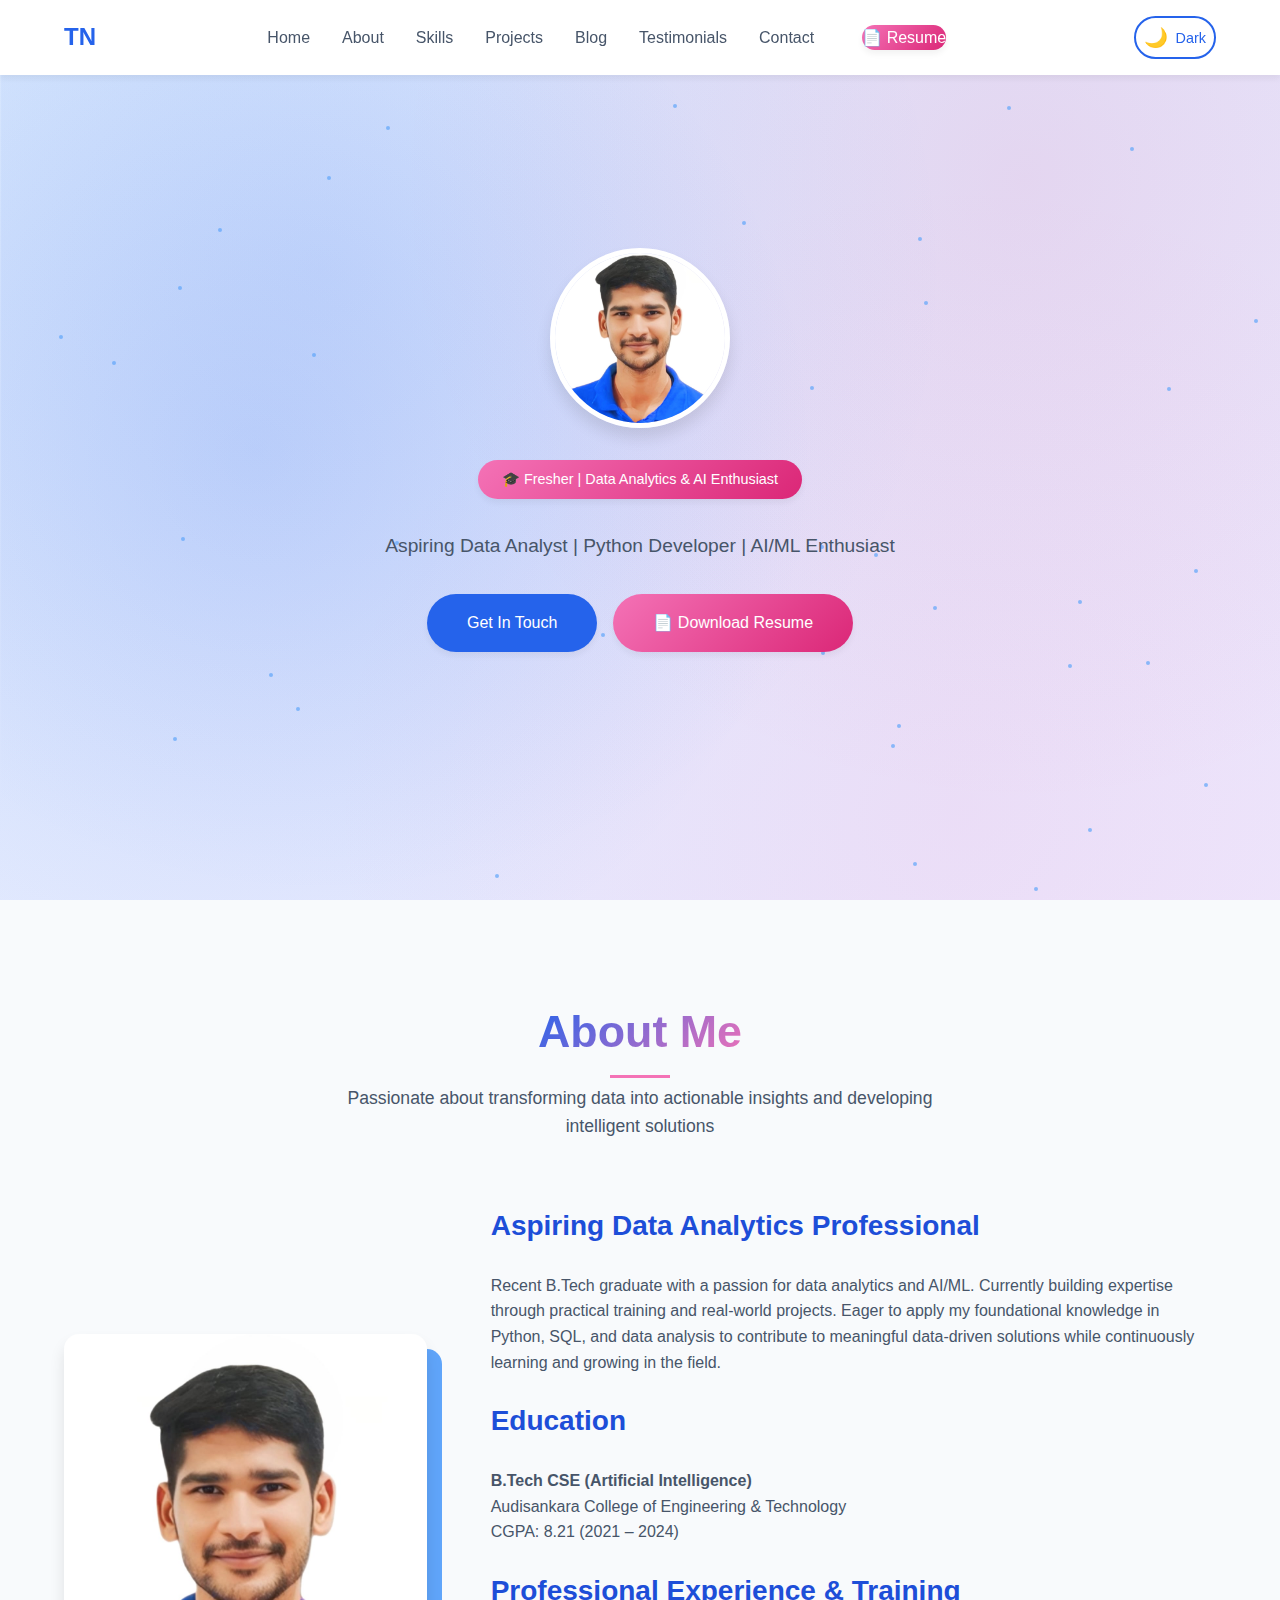
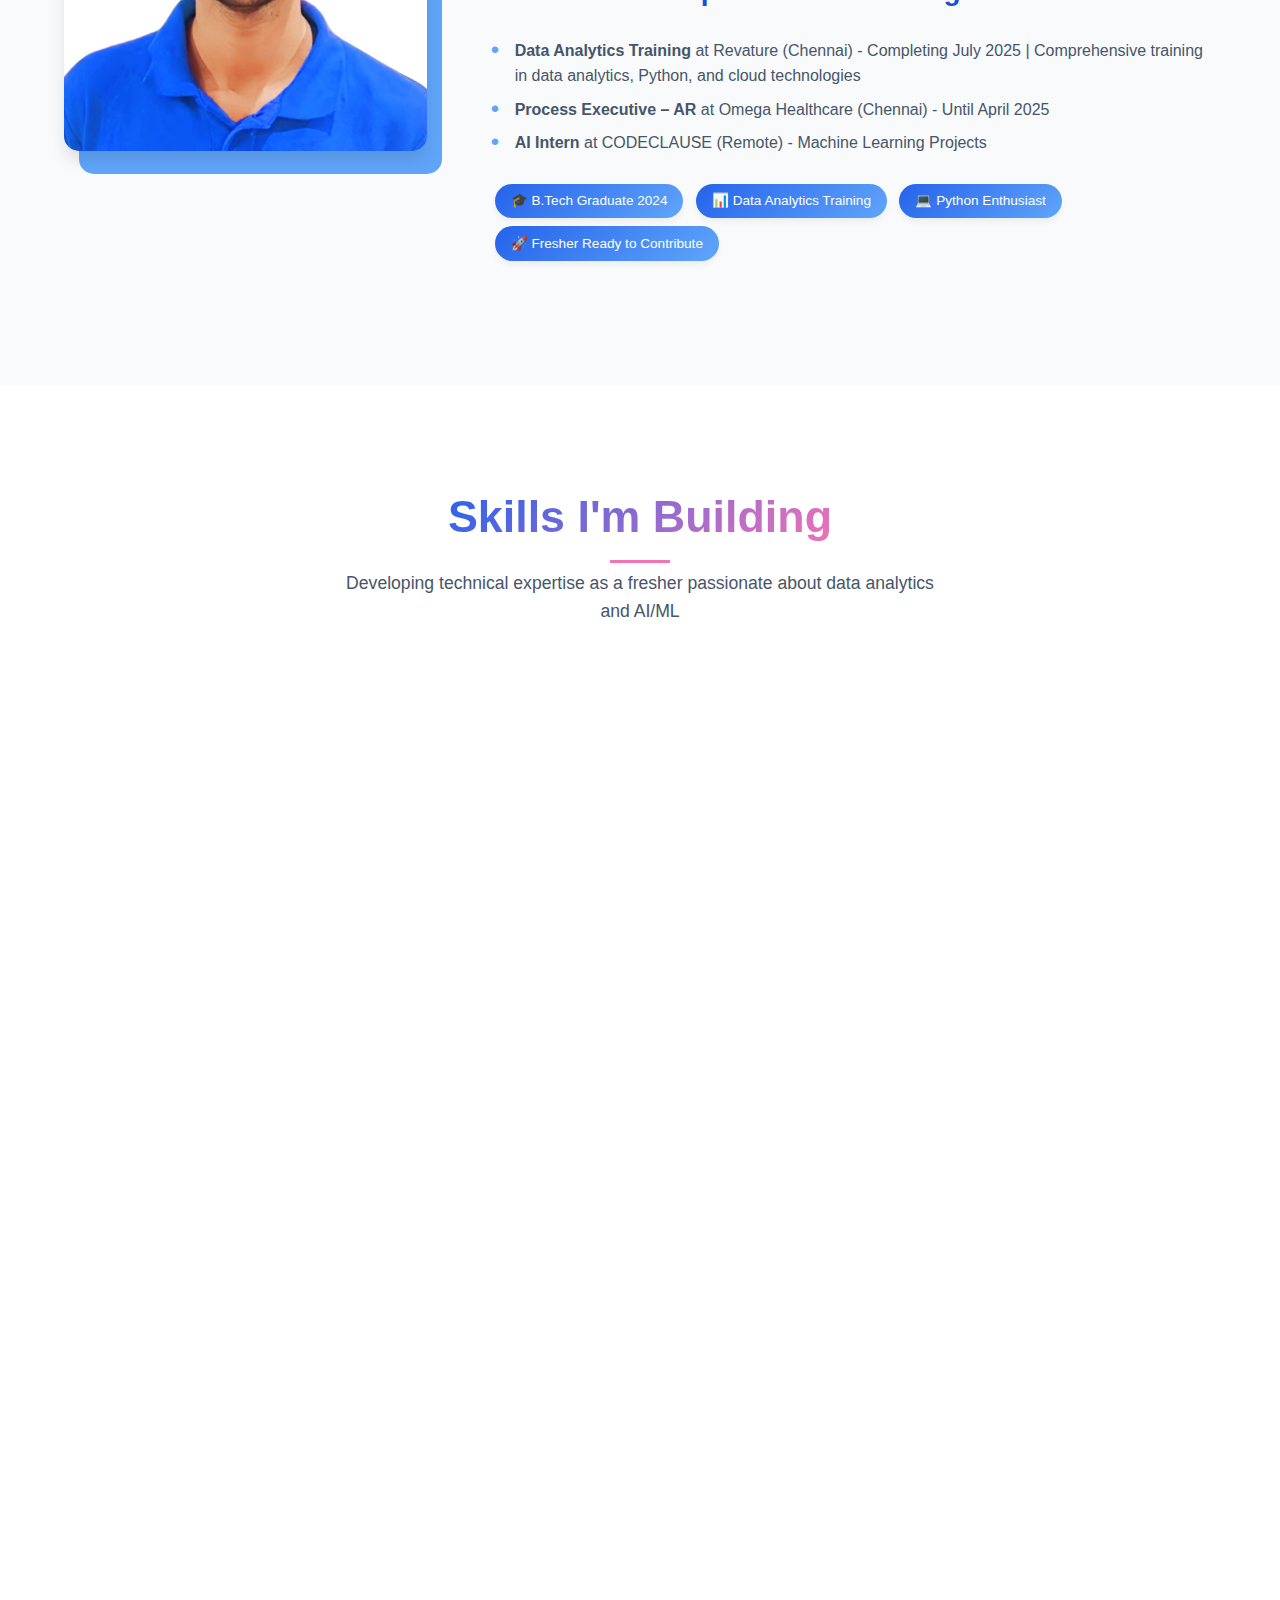
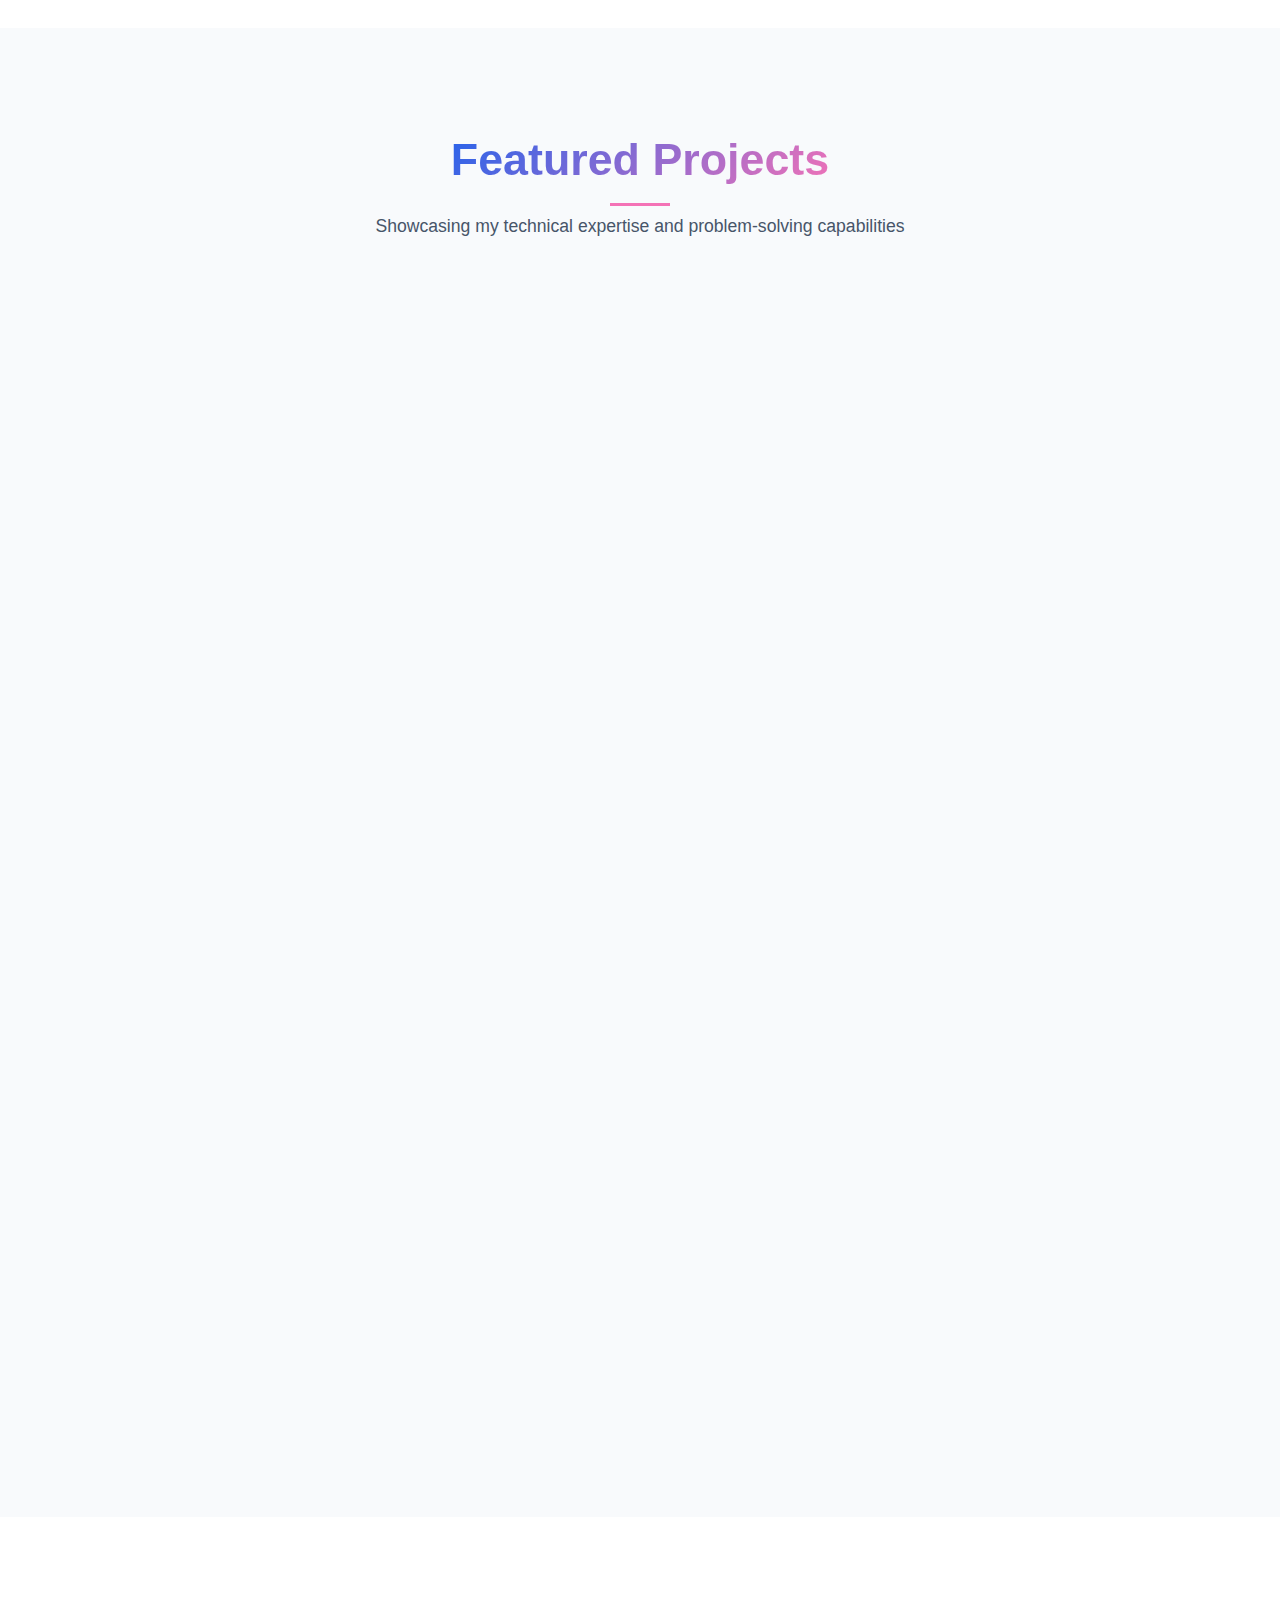
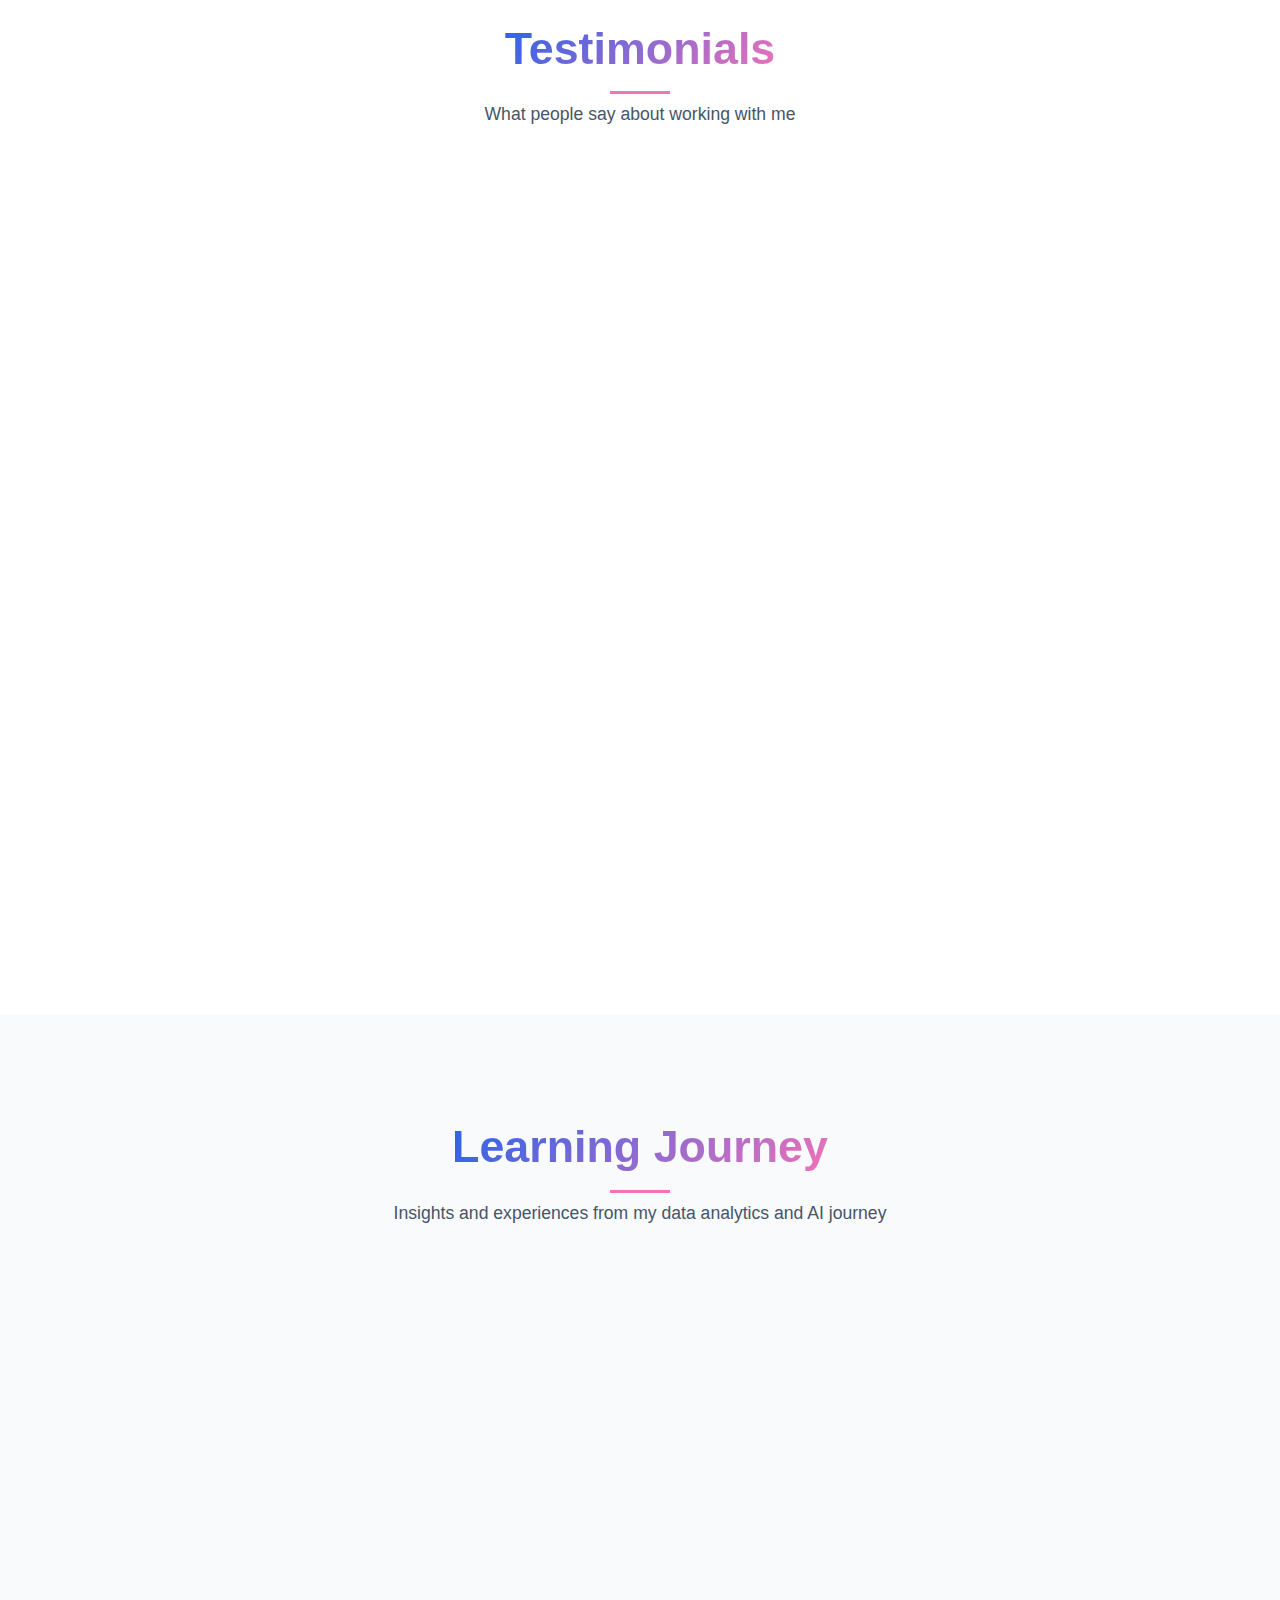
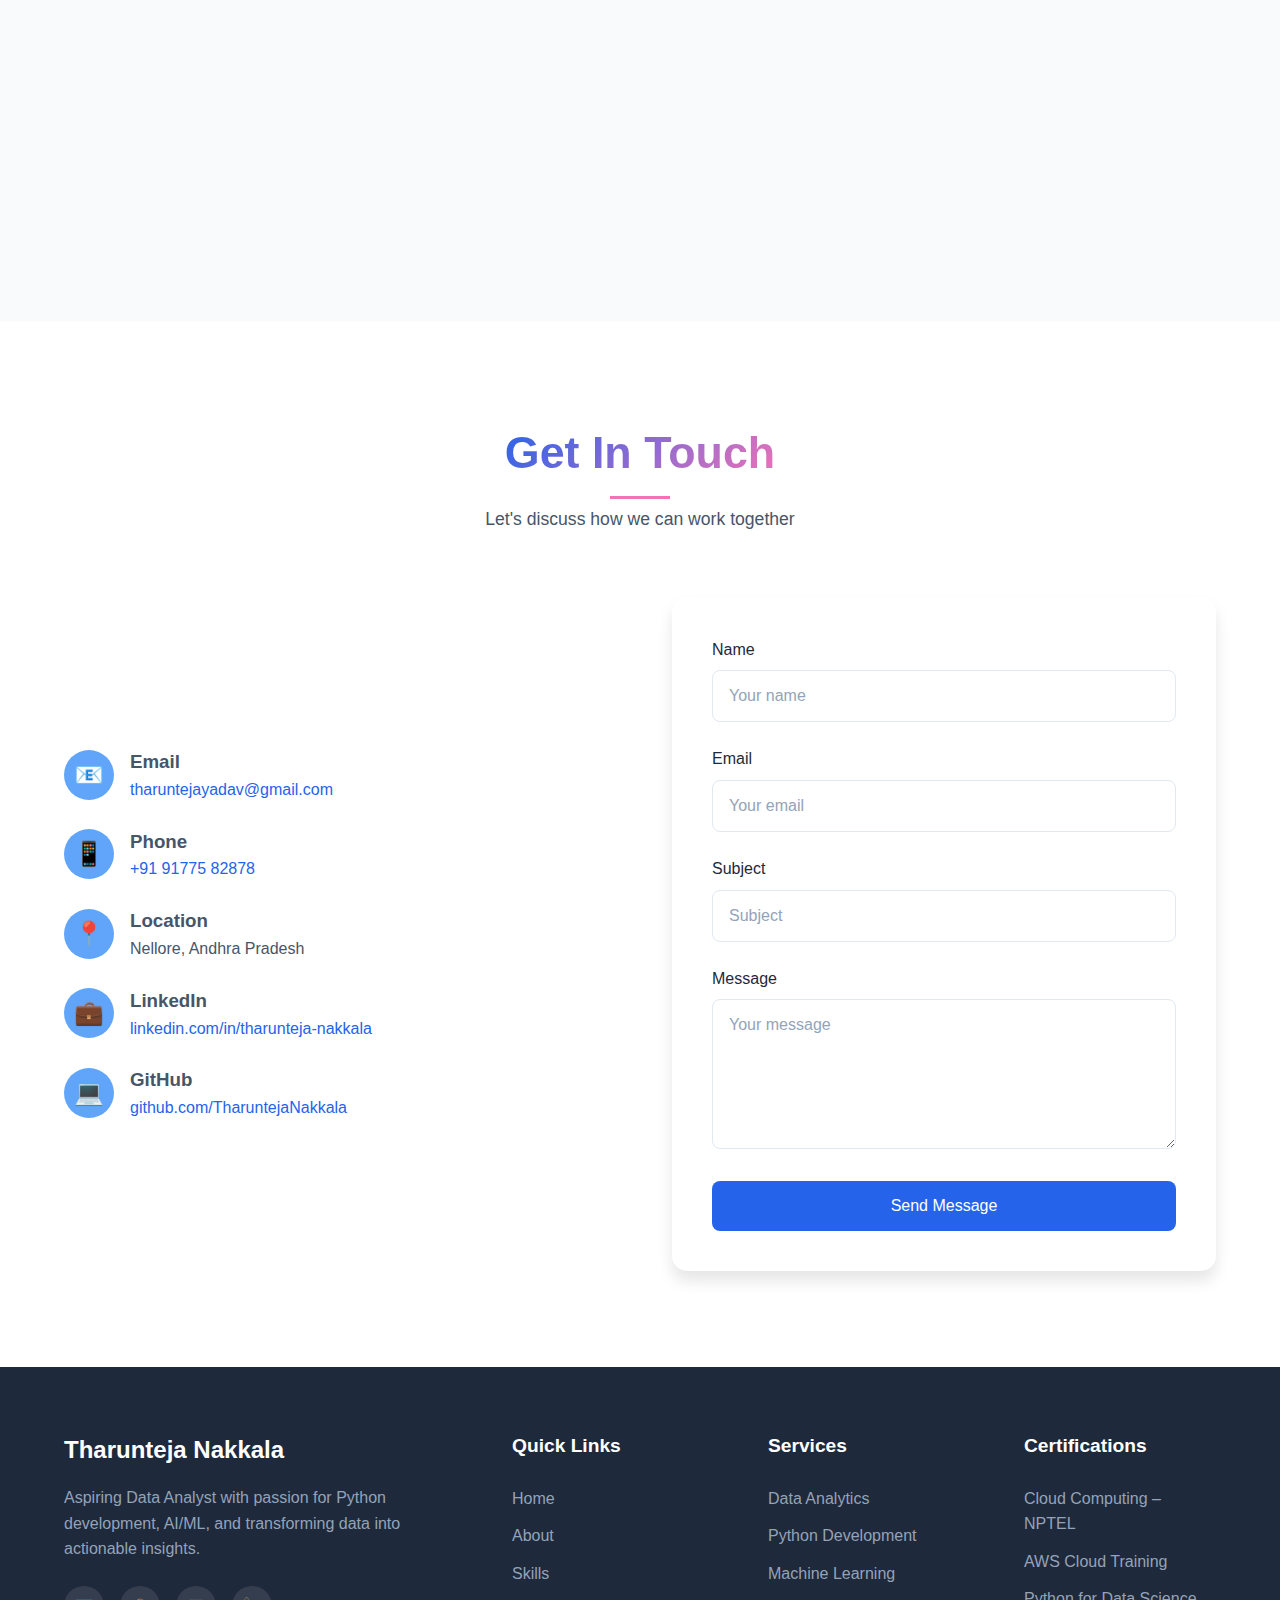
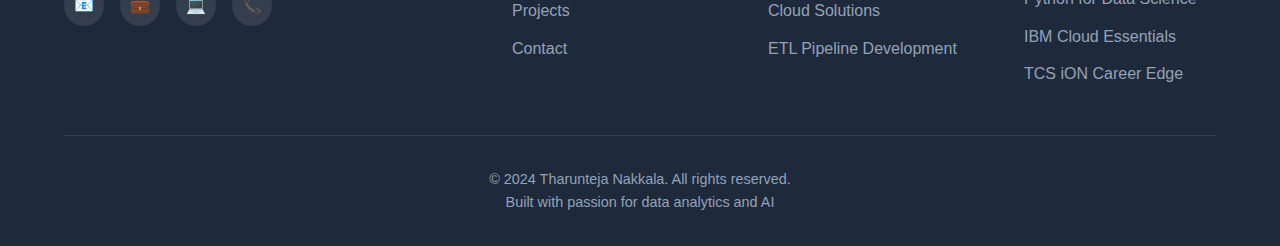
<file: assets/saved_resource.html>
<!DOCTYPE html>
<!-- saved from url=(0088)https://fb853802-a2a6-4faa-ab70-81a823db8e33-%2D1752696000-%2D29bbf5dc.app.yourware.app/ -->
<html lang="en" data-theme="light"><head><meta http-equiv="Content-Type" content="text/html; charset=UTF-8">
    
    <meta name="viewport" content="width=device-width, initial-scale=1.0">
    <title>Tharunteja Nakkala - Data Analytics &amp; AI Professional | Revature Certified</title>
    <link rel="preconnect" href="https://fonts.googleapis.com/">
    <link rel="preconnect" href="https://fonts.gstatic.com/" crossorigin="">
    <link href="./css2" rel="stylesheet">
    <style>
        * {
            margin: 0;
            padding: 0;
            box-sizing: border-box;
        }

        :root {
            /* Light Theme Colors */
            --primary-color: #2563eb;
            --primary-dark: #1d4ed8;
            --primary-light: #60a5fa;
            --accent-color: #f472b6;
            --accent-dark: #db2777;
            
            /* Background colors */
            --bg-light: #f8fafc;
            --bg-white: #ffffff;
            --bg-gradient: linear-gradient(135deg, #dbeafe 0%, #ede9fe 100%);
            
            /* Text colors */
            --text-dark: #1e293b;
            --text-medium: #475569;
            --text-light: #94a3b8;
            
            /* UI colors */
            --border-color: #e2e8f0;
            --shadow-sm: 0 4px 6px rgba(0, 0, 0, 0.05);
            --shadow-md: 0 10px 15px rgba(0, 0, 0, 0.1);
            --shadow-lg: 0 20px 25px rgba(0, 0, 0, 0.15);
        }

        /* Dark Theme */
        [data-theme="dark"] {
            --primary-color: #60a5fa;
            --primary-dark: #3b82f6;
            --primary-light: #93c5fd;
            --accent-color: #f472b6;
            --accent-dark: #ec4899;
            
            /* Dark Background colors */
            --bg-light: #0f172a;
            --bg-white: #1e293b;
            --bg-gradient: linear-gradient(135deg, #1e293b 0%, #334155 100%);
            
            /* Dark Text colors */
            --text-dark: #f1f5f9;
            --text-medium: #cbd5e1;
            --text-light: #94a3b8;
            
            /* Dark UI colors */
            --border-color: #334155;
            --shadow-sm: 0 4px 6px rgba(0, 0, 0, 0.3);
            --shadow-md: 0 10px 15px rgba(0, 0, 0, 0.4);
            --shadow-lg: 0 20px 25px rgba(0, 0, 0, 0.5);
        }

        body {
            font-family: 'Poppins', sans-serif;
            line-height: 1.6;
            color: var(--text-dark);
            background: var(--bg-light);
            overflow-x: hidden;
        }

        .container {
            max-width: 1200px;
            margin: 0 auto;
            padding: 0 1.5rem;
        }

        /* Header & Navigation */
        header {
            position: fixed;
            top: 0;
            width: 100%;
            background: var(--bg-white);
            backdrop-filter: blur(10px);
            z-index: 1000;
            padding: 1rem 0;
            box-shadow: var(--shadow-sm);
            transition: all 0.3s ease;
        }

        header.scrolled {
            box-shadow: var(--shadow-md);
        }

        nav {
            display: flex;
            justify-content: space-between;
            align-items: center;
        }

        .logo {
            font-size: 1.5rem;
            font-weight: 700;
            color: var(--primary-color);
            text-decoration: none;
            transition: all 0.3s ease;
        }

        .logo:hover {
            color: var(--primary-dark);
        }

        .nav-links {
            display: flex;
            list-style: none;
            gap: 2rem;
        }

        .nav-links a {
            text-decoration: none;
            color: var(--text-medium);
            font-weight: 500;
            transition: all 0.3s ease;
            position: relative;
            padding: 0.25rem 0;
        }

        .nav-links a::after {
            content: '';
            position: absolute;
            bottom: -5px;
            left: 0;
            width: 0;
            height: 2px;
            background: var(--primary-color);
            transition: width 0.3s ease;
        }

        .nav-links a:hover {
            color: var(--primary-color);
        }

        .nav-links a:hover::after {
            width: 100%;
        }

        /* Dark Theme Toggle */
        .theme-toggle {
            background: none;
            border: 2px solid var(--primary-color);
            border-radius: 50px;
            padding: 0.5rem;
            cursor: pointer;
            display: flex;
            align-items: center;
            gap: 0.5rem;
            color: var(--primary-color);
            font-size: 0.9rem;
            font-weight: 500;
            transition: all 0.3s ease;
            margin-left: 1rem;
        }

        .theme-toggle:hover {
            background: var(--primary-color);
            color: var(--bg-white);
            transform: scale(1.05);
        }

        .theme-icon {
            font-size: 1.2rem;
            transition: transform 0.3s ease;
        }

        .theme-toggle:hover .theme-icon {
            transform: rotate(20deg);
        }

        /* Resume Download Button */
        .download-resume {
            background: linear-gradient(135deg, var(--accent-color), var(--accent-dark));
            color: white !important;
            padding: 0.5rem 1rem;
            border-radius: 25px;
            text-decoration: none;
            font-weight: 500;
            transition: all 0.3s ease;
            box-shadow: var(--shadow-sm);
            margin-left: 1rem;
        }

        .download-resume:hover {
            transform: translateY(-2px);
            box-shadow: var(--shadow-md);
            background: linear-gradient(135deg, var(--accent-dark), var(--accent-color));
        }

        /* Mobile Navigation */
        .mobile-menu {
            display: none;
            cursor: pointer;
            margin-left: 1rem;
        }

        .mobile-menu span {
            display: block;
            width: 25px;
            height: 3px;
            background: var(--text-dark);
            margin: 5px 0;
            transition: all 0.3s ease;
        }

        .mobile-nav {
            position: fixed;
            top: 0;
            left: 0;
            width: 100%;
            height: 100vh;
            background: var(--bg-white);
            z-index: 999;
            display: flex;
            flex-direction: column;
            justify-content: center;
            align-items: center;
            transform: translateY(-100%);
            transition: transform 0.5s ease;
        }

        .mobile-nav.active {
            transform: translateY(0);
        }

        .mobile-nav .nav-links {
            flex-direction: column;
            align-items: center;
            gap: 2rem;
        }

        .mobile-nav .nav-links a {
            font-size: 1.5rem;
        }

        .close-menu {
            position: absolute;
            top: 2rem;
            right: 2rem;
            cursor: pointer;
            font-size: 2rem;
            color: var(--text-dark);
        }

        /* Hero Section */
        .hero {
            min-height: 100vh;
            display: flex;
            align-items: center;
            background: var(--bg-gradient);
            position: relative;
            overflow: hidden;
            padding: 5rem 0;
        }

        .hero .parallax-bg {
            position: absolute;
            top: 0;
            left: 0;
            width: 100%;
            height: 120%;
            background: 
                radial-gradient(circle at 25% 25%, rgba(37, 99, 235, 0.1) 0%, transparent 50%),
                radial-gradient(circle at 75% 75%, rgba(244, 114, 182, 0.1) 0%, transparent 50%);
            animation: parallaxFloat 20s ease-in-out infinite;
            z-index: 0;
        }

        .hero::before {
            content: '';
            position: absolute;
            top: 0;
            left: 0;
            width: 100%;
            height: 100%;
            background: 
                radial-gradient(circle at 20% 50%, rgba(37, 99, 235, 0.15) 0%, transparent 50%),
                radial-gradient(circle at 80% 20%, rgba(219, 39, 119, 0.1) 0%, transparent 50%);
            z-index: 1;
        }

        .hero-content {
            position: relative;
            z-index: 3;
            display: flex;
            flex-direction: column;
            align-items: center;
            text-align: center;
            max-width: 800px;
            margin: 0 auto;
            animation: fadeInUp 1s ease-out;
        }

        @keyframes fadeInUp {
            from {
                opacity: 0;
                transform: translateY(30px);
            }
            to {
                opacity: 1;
                transform: translateY(0);
            }
        }

        .profile-image {
            width: 180px;
            height: 180px;
            border-radius: 50%;
            object-fit: cover;
            border: 5px solid var(--bg-white);
            box-shadow: var(--shadow-md);
            margin-bottom: 2rem;
            animation: floatAnimation 4s ease-in-out infinite;
        }

        @keyframes floatAnimation {
            0%, 100% { transform: translateY(0); }
            50% { transform: translateY(-10px); }
        }

        .hero h1 {
            font-size: 3.5rem;
            font-weight: 700;
            margin-bottom: 1rem;
            color: var(--primary-color);
            animation: fadeInUp 1.2s ease-out;
        }

        .hero p {
            font-size: 1.2rem;
            margin-bottom: 2rem;
            color: var(--text-medium);
            animation: fadeInUp 1.4s ease-out;
        }

        .status-badge {
            display: inline-block;
            background: linear-gradient(135deg, var(--accent-color), var(--accent-dark));
            color: white;
            padding: 0.5rem 1.5rem;
            border-radius: 25px;
            font-size: 0.9rem;
            font-weight: 500;
            margin-bottom: 1rem;
            animation: fadeInUp 1s ease-out;
            box-shadow: var(--shadow-sm);
        }

        .cta-button {
            display: inline-block;
            padding: 1rem 2.5rem;
            background: var(--primary-color);
            color: white;
            text-decoration: none;
            border-radius: 50px;
            font-weight: 500;
            transition: all 0.3s ease;
            box-shadow: var(--shadow-sm);
            animation: fadeInUp 1.6s ease-out;
            position: relative;
            overflow: hidden;
        }

        .cta-button::before {
            content: '';
            position: absolute;
            top: 0;
            left: 0;
            width: 100%;
            height: 100%;
            background: rgba(255, 255, 255, 0.1);
            transform: translateX(-100%);
            transition: transform 0.3s ease;
        }

        .cta-button:hover {
            background: var(--primary-dark);
            transform: translateY(-3px);
            box-shadow: var(--shadow-md);
        }

        .cta-button:hover::before {
            transform: translateX(0);
        }

        /* Section Styling */
        .section {
            padding: 6rem 0;
            position: relative;
            min-height: auto;
        }

        .section:nth-child(even) {
            background: var(--bg-white);
        }

        /* Ensure sections are visible by default - override JS animations */
        .section {
            opacity: 1 !important;
            transform: translateY(0) !important;
        }

        .section-header {
            text-align: center;
            margin-bottom: 4rem;
        }

        .section-title {
            font-size: 2.8rem;
            font-weight: 700;
            color: var(--primary-color);
            margin-bottom: 1rem;
            position: relative;
            display: inline-block;
            background: linear-gradient(135deg, var(--primary-color), var(--accent-color));
            -webkit-background-clip: text;
            -webkit-text-fill-color: transparent;
            background-clip: text;
        }

        .section-title::after {
            content: '';
            position: absolute;
            bottom: -10px;
            left: 50%;
            transform: translateX(-50%);
            width: 60px;
            height: 3px;
            background: var(--accent-color);
        }

        .section-subtitle {
            font-size: 1.1rem;
            color: var(--text-medium);
            max-width: 600px;
            margin: 0 auto;
        }

        /* About Section */
        .about-container {
            display: grid;
            grid-template-columns: 1fr 2fr;
            gap: 4rem;
            align-items: center;
        }

        .about-image-container {
            position: relative;
        }

        .about-image {
            width: 100%;
            border-radius: 15px;
            box-shadow: var(--shadow-md);
            position: relative;
            z-index: 2;
        }

        .about-image-bg {
            position: absolute;
            width: 100%;
            height: 100%;
            background: var(--primary-light);
            border-radius: 15px;
            top: 15px;
            left: 15px;
            z-index: 1;
        }

        .about-content h3 {
            font-size: 1.75rem;
            font-weight: 600;
            color: var(--primary-dark);
            margin-bottom: 1.5rem;
        }

        .about-content p {
            margin-bottom: 1.5rem;
            color: var(--text-medium);
        }

        .about-stats {
            display: grid;
            grid-template-columns: repeat(auto-fit, minmax(150px, 1fr));
            gap: 1.5rem;
            margin-top: 2.5rem;
        }

        .stat-item {
            text-align: center;
            padding: 1.5rem;
            border-radius: 10px;
            background: var(--bg-white);
            box-shadow: var(--shadow-sm);
            transition: all 0.3s ease;
        }

        .stat-item:hover {
            transform: translateY(-5px);
            box-shadow: var(--shadow-md);
        }

        .stat-number {
            font-size: 2.5rem;
            font-weight: 700;
            color: var(--primary-color);
            margin-bottom: 0.5rem;
        }

        .cert-badge {
            display: inline-block;
            background: linear-gradient(135deg, var(--primary-color), var(--primary-light));
            color: white;
            padding: 0.4rem 1rem;
            border-radius: 20px;
            font-size: 0.85rem;
            font-weight: 500;
            margin: 0.25rem;
            box-shadow: var(--shadow-sm);
            transition: all 0.3s ease;
        }

        .cert-badge:hover {
            transform: scale(1.05);
            box-shadow: var(--shadow-md);
        }

        .stat-title {
            font-size: 0.9rem;
            color: var(--text-medium);
            font-weight: 500;
        }

        /* Skills Section */
        .skills-container {
            display: grid;
            grid-template-columns: repeat(auto-fill, minmax(250px, 1fr));
            gap: 2rem;
        }

        .skill-card {
            background: var(--bg-white);
            border-radius: 15px;
            padding: 2rem;
            box-shadow: var(--shadow-sm);
            transition: all 0.3s ease;
            position: relative;
            overflow: hidden;
        }

        .skill-card::before {
            content: '';
            position: absolute;
            top: 0;
            left: 0;
            width: 5px;
            height: 100%;
            background: var(--primary-color);
            transition: all 0.3s ease;
        }

        .skill-card:hover {
            transform: translateY(-10px);
            box-shadow: var(--shadow-md);
        }

        .skill-card:hover::before {
            width: 10px;
        }

        .skill-icon {
            font-size: 2.5rem;
            margin-bottom: 1.5rem;
            color: var(--primary-color);
        }

        .skill-title {
            font-size: 1.25rem;
            font-weight: 600;
            margin-bottom: 1rem;
            color: var(--text-dark);
        }

        .skill-list {
            list-style: none;
        }

        .skill-list li {
            margin-bottom: 0.5rem;
            color: var(--text-medium);
            position: relative;
            padding-left: 1.5rem;
        }

        .skill-list li::before {
            content: '•';
            position: absolute;
            left: 0;
            color: var(--primary-light);
            font-size: 1.5rem;
            line-height: 1;
        }

        .skill-progress {
            margin-top: 1rem;
            background: var(--bg-light);
            border-radius: 10px;
            height: 8px;
            overflow: hidden;
        }

        .progress-bar {
            height: 100%;
            background: linear-gradient(90deg, var(--primary-color), var(--primary-light));
            border-radius: 10px;
            transition: width 1s ease-in-out;
            animation: progressAnimation 2s ease-in-out;
        }

        @keyframes progressAnimation {
            0% { width: 0%; }
            100% { width: var(--final-width); }
        }

        /* Enhanced Animations */
        @keyframes slideInLeft {
            from {
                opacity: 0;
                transform: translateX(-50px);
            }
            to {
                opacity: 1;
                transform: translateX(0);
            }
        }

        @keyframes slideInRight {
            from {
                opacity: 0;
                transform: translateX(50px);
            }
            to {
                opacity: 1;
                transform: translateX(0);
            }
        }

        @keyframes scaleIn {
            from {
                opacity: 0;
                transform: scale(0.8);
            }
            to {
                opacity: 1;
                transform: scale(1);
            }
        }

        @keyframes pulse {
            0%, 100% {
                transform: scale(1);
            }
            50% {
                transform: scale(1.05);
            }
        }

        /* Hover Enhancements */
        .skill-card:hover {
            transform: translateY(-10px) scale(1.02);
            box-shadow: var(--shadow-lg);
            animation: pulse 2s infinite;
        }

        .project-card:hover {
            transform: translateY(-15px) rotateY(5deg);
            box-shadow: var(--shadow-lg);
        }

        .cta-button:hover {
            background: var(--primary-dark);
            transform: translateY(-3px) scale(1.05);
            box-shadow: var(--shadow-lg);
        }

        /* Gradient Text Effects */
        .gradient-text {
            background: linear-gradient(135deg, var(--primary-color), var(--accent-color));
            -webkit-background-clip: text;
            -webkit-text-fill-color: transparent;
            background-clip: text;
        }

        /* Parallax Background */
        .parallax-bg {
            position: absolute;
            top: 0;
            left: 0;
            width: 100%;
            height: 120%;
            background: 
                radial-gradient(circle at 25% 25%, rgba(37, 99, 235, 0.1) 0%, transparent 50%),
                radial-gradient(circle at 75% 75%, rgba(244, 114, 182, 0.1) 0%, transparent 50%);
            animation: parallaxFloat 20s ease-in-out infinite;
            z-index: -1;
        }

        @keyframes parallaxFloat {
            0%, 100% {
                transform: translateY(0) rotate(0deg);
            }
            33% {
                transform: translateY(-20px) rotate(2deg);
            }
            66% {
                transform: translateY(-10px) rotate(-1deg);
            }
        }

        /* Interactive particles background */
        .particles {
            position: absolute;
            width: 100%;
            height: 100%;
            overflow: hidden;
            z-index: 1;
        }

        .particle {
            position: absolute;
            width: 4px;
            height: 4px;
            background: var(--primary-light);
            border-radius: 50%;
            opacity: 0.7;
            animation: float 6s ease-in-out infinite;
        }

        @keyframes float {
            0%, 100% {
                transform: translateY(0) rotate(0deg);
                opacity: 0.7;
            }
            50% {
                transform: translateY(-20px) rotate(180deg);
                opacity: 1;
            }
        }

        /* Projects Section */
        .projects-grid {
            display: grid;
            grid-template-columns: repeat(auto-fill, minmax(300px, 1fr));
            gap: 2rem;
        }

        .project-card {
            background: var(--bg-white);
            border-radius: 15px;
            overflow: hidden;
            box-shadow: var(--shadow-sm);
            transition: all 0.3s ease;
            height: 100%;
            display: flex;
            flex-direction: column;
        }

        .project-card:hover {
            transform: translateY(-10px);
            box-shadow: var(--shadow-md);
        }

        .project-image {
            width: 100%;
            height: 200px;
            background: var(--primary-light);
            position: relative;
            overflow: hidden;
            background-size: cover;
            background-position: center;
            background-repeat: no-repeat;
        }

        .project-image::after {
            content: '';
            position: absolute;
            top: 0;
            left: 0;
            width: 100%;
            height: 100%;
            background: linear-gradient(45deg, rgba(37, 99, 235, 0.8), rgba(37, 99, 235, 0.6));
            opacity: 0;
            transition: opacity 0.3s ease;
        }

        .project-card:hover .project-image::after {
            opacity: 1;
        }

        .project-content {
            padding: 1.5rem;
            flex-grow: 1;
            display: flex;
            flex-direction: column;
        }

        .project-tags {
            display: flex;
            flex-wrap: wrap;
            gap: 0.5rem;
            margin-bottom: 1rem;
        }

        .project-tag {
            background: var(--bg-light);
            color: var(--primary-color);
            padding: 0.25rem 0.75rem;
            border-radius: 20px;
            font-size: 0.75rem;
            font-weight: 500;
        }

        .project-title {
            font-size: 1.25rem;
            font-weight: 600;
            margin-bottom: 1rem;
            color: var(--text-dark);
        }

        .project-description {
            color: var(--text-medium);
            margin-bottom: 1.5rem;
            flex-grow: 1;
        }

        .project-links {
            display: flex;
            gap: 1rem;
            margin-top: auto;
        }

        .project-link {
            padding: 0.5rem 1rem;
            background: var(--primary-color);
            color: white;
            border-radius: 5px;
            text-decoration: none;
            font-size: 0.9rem;
            font-weight: 500;
            transition: all 0.3s ease;
        }

        .project-link:hover {
            background: var(--primary-dark);
        }

        /* Testimonials Section */
        .testimonials-container {
            max-width: 900px;
            margin: 0 auto;
        }

        .testimonial-item {
            background: var(--bg-white);
            border-radius: 15px;
            padding: 2.5rem;
            box-shadow: var(--shadow-sm);
            margin-bottom: 2rem;
            position: relative;
        }

        .testimonial-item::before {
            content: '"';
            position: absolute;
            top: 20px;
            left: 20px;
            font-size: 5rem;
            line-height: 1;
            font-family: serif;
            color: var(--primary-light);
            opacity: 0.2;
        }

        .testimonial-content {
            position: relative;
            z-index: 2;
        }

        .testimonial-text {
            font-size: 1.1rem;
            color: var(--text-medium);
            font-style: italic;
            margin-bottom: 1.5rem;
        }

        .testimonial-author {
            display: flex;
            align-items: center;
        }

        .testimonial-author-image {
            width: 50px;
            height: 50px;
            border-radius: 50%;
            margin-right: 1rem;
            background: var(--primary-light);
        }

        .testimonial-author-name {
            font-weight: 600;
            color: var(--text-dark);
        }

        .testimonial-author-role {
            font-size: 0.9rem;
            color: var(--text-light);
        }

        /* Blog Section */
        .blog-grid {
            display: grid;
            grid-template-columns: repeat(auto-fill, minmax(300px, 1fr));
            gap: 2rem;
        }

        .blog-card {
            background: var(--bg-white);
            border-radius: 15px;
            overflow: hidden;
            box-shadow: var(--shadow-sm);
            transition: all 0.3s ease;
            height: 100%;
            display: flex;
            flex-direction: column;
        }

        .blog-card:hover {
            transform: translateY(-10px);
            box-shadow: var(--shadow-md);
        }

        .blog-image {
            width: 100%;
            height: 200px;
            background: var(--primary-light);
            position: relative;
            overflow: hidden;
            background-size: cover;
            background-position: center;
            background-repeat: no-repeat;
        }

        .blog-content {
            padding: 1.5rem;
            flex-grow: 1;
            display: flex;
            flex-direction: column;
        }

        .blog-date {
            font-size: 0.8rem;
            color: var(--text-light);
            margin-bottom: 0.5rem;
        }

        .blog-title {
            font-size: 1.25rem;
            font-weight: 600;
            margin-bottom: 1rem;
            color: var(--text-dark);
        }

        .blog-excerpt {
            color: var(--text-medium);
            margin-bottom: 1.5rem;
            flex-grow: 1;
        }

        .read-more {
            align-self: flex-start;
            color: var(--primary-color);
            text-decoration: none;
            font-weight: 500;
            display: flex;
            align-items: center;
            gap: 0.5rem;
            transition: all 0.3s ease;
        }

        .read-more:hover {
            color: var(--primary-dark);
        }

        /* Contact Section */
        .contact-container {
            display: grid;
            grid-template-columns: 1fr 1fr;
            gap: 4rem;
            align-items: center;
        }

        .contact-info {
            display: flex;
            flex-direction: column;
            gap: 1.5rem;
        }

        .contact-item {
            display: flex;
            align-items: center;
            gap: 1rem;
        }

        .contact-icon {
            width: 50px;
            height: 50px;
            border-radius: 50%;
            background: var(--primary-light);
            display: flex;
            align-items: center;
            justify-content: center;
            color: white;
            font-size: 1.5rem;
        }

        .contact-text {
            color: var(--text-medium);
        }

        .contact-text a {
            color: var(--primary-color);
            text-decoration: none;
            transition: all 0.3s ease;
        }

        .contact-text a:hover {
            color: var(--primary-dark);
        }

        .contact-form {
            background: var(--bg-white);
            padding: 2.5rem;
            border-radius: 15px;
            box-shadow: var(--shadow-md);
        }

        .form-group {
            margin-bottom: 1.5rem;
        }

        .form-label {
            display: block;
            margin-bottom: 0.5rem;
            font-weight: 500;
            color: var(--text-dark);
        }

        .form-control {
            width: 100%;
            padding: 1rem;
            border: 1px solid var(--border-color);
            border-radius: 8px;
            font-family: inherit;
            font-size: 1rem;
            color: var(--text-dark);
            transition: all 0.3s ease;
        }

        .form-control:focus {
            outline: none;
            border-color: var(--primary-color);
            box-shadow: 0 0 0 3px rgba(37, 99, 235, 0.1);
        }

        .form-control::placeholder {
            color: var(--text-light);
        }

        textarea.form-control {
            min-height: 150px;
            resize: vertical;
        }

        .submit-button {
            width: 100%;
            padding: 1rem;
            background: var(--primary-color);
            color: white;
            border: none;
            border-radius: 8px;
            font-family: inherit;
            font-size: 1rem;
            font-weight: 500;
            cursor: pointer;
            transition: all 0.3s ease;
        }

        .submit-button:hover {
            background: var(--primary-dark);
        }

        /* Footer */
        footer {
            background: var(--text-dark);
            color: white;
            padding: 4rem 0 2rem;
        }

        .footer-container {
            display: grid;
            grid-template-columns: 2fr 1fr 1fr 1fr;
            gap: 4rem;
        }

        .footer-logo {
            font-size: 1.5rem;
            font-weight: 700;
            margin-bottom: 1rem;
            color: white;
        }

        .footer-about {
            color: var(--text-light);
            margin-bottom: 1.5rem;
        }

        .social-links {
            display: flex;
            gap: 1rem;
        }

        .social-link {
            width: 40px;
            height: 40px;
            border-radius: 50%;
            background: rgba(255, 255, 255, 0.1);
            display: flex;
            align-items: center;
            justify-content: center;
            color: white;
            text-decoration: none;
            transition: all 0.3s ease;
        }

        .social-link:hover {
            background: var(--primary-color);
            transform: translateY(-3px);
        }

        .footer-heading {
            font-size: 1.2rem;
            font-weight: 600;
            margin-bottom: 1.5rem;
            color: white;
        }

        .footer-links {
            list-style: none;
            display: flex;
            flex-direction: column;
            gap: 0.75rem;
        }

        .footer-link {
            color: var(--text-light);
            text-decoration: none;
            transition: all 0.3s ease;
        }

        .footer-link:hover {
            color: white;
        }

        .footer-bottom {
            border-top: 1px solid rgba(255, 255, 255, 0.1);
            margin-top: 3rem;
            padding-top: 2rem;
            text-align: center;
            color: var(--text-light);
            font-size: 0.9rem;
        }

        /* Responsive Styles */
        @media (max-width: 1024px) {
            .container {
                padding: 0 2rem;
            }

            .footer-container {
                grid-template-columns: 1fr 1fr;
                gap: 3rem;
            }
        }

        @media (max-width: 768px) {
            .mobile-menu {
                display: flex;
                flex-direction: column;
            }

            .nav-links {
                display: none;
            }

            .theme-toggle {
                display: none;
            }

            .hero h1 {
                font-size: 2.5rem;
            }

            .section {
                padding: 4rem 0;
            }

            .section-title {
                font-size: 2.2rem;
            }

            .about-container {
                grid-template-columns: 1fr;
                text-align: center;
            }

            .about-image-container {
                max-width: 400px;
                margin: 0 auto 2rem;
            }

            .skills-container {
                grid-template-columns: 1fr;
            }

            .projects-grid {
                grid-template-columns: 1fr;
            }

            .blog-grid {
                grid-template-columns: 1fr;
            }

            .contact-container {
                grid-template-columns: 1fr;
                gap: 3rem;
            }

            .footer-container {
                grid-template-columns: 1fr;
                gap: 2rem;
            }

            .about-stats {
                grid-template-columns: repeat(2, 1fr);
                gap: 1rem;
            }
        }

        @media (max-width: 576px) {
            .container {
                padding: 0 1.5rem;
            }

            .hero h1 {
                font-size: 2rem;
            }

            .profile-image {
                width: 150px;
                height: 150px;
            }

            .section {
                padding: 4rem 0;
            }

            .section-title {
                font-size: 1.75rem;
            }

            .skill-card, .project-card, .blog-card {
                border-radius: 10px;
            }

            .contact-form {
                padding: 1.5rem;
            }
        }
    </style>
</head>
<body style="opacity: 1; transition: opacity 1s ease-in-out;">
    <header id="header">
        <nav class="container">
            <a href="https://fb853802-a2a6-4faa-ab70-81a823db8e33--1752696000--29bbf5dc.app.yourware.app/#" class="logo">TN</a>
            <ul class="nav-links">
                <li><a href="https://fb853802-a2a6-4faa-ab70-81a823db8e33--1752696000--29bbf5dc.app.yourware.app/#home">Home</a></li>
                <li><a href="https://fb853802-a2a6-4faa-ab70-81a823db8e33--1752696000--29bbf5dc.app.yourware.app/#about">About</a></li>
                <li><a href="https://fb853802-a2a6-4faa-ab70-81a823db8e33--1752696000--29bbf5dc.app.yourware.app/#skills">Skills</a></li>
                <li><a href="https://fb853802-a2a6-4faa-ab70-81a823db8e33--1752696000--29bbf5dc.app.yourware.app/#projects">Projects</a></li>
                <li><a href="https://fb853802-a2a6-4faa-ab70-81a823db8e33--1752696000--29bbf5dc.app.yourware.app/#blog">Blog</a></li>
                <li><a href="https://fb853802-a2a6-4faa-ab70-81a823db8e33--1752696000--29bbf5dc.app.yourware.app/#testimonials">Testimonials</a></li>
                <li><a href="https://fb853802-a2a6-4faa-ab70-81a823db8e33--1752696000--29bbf5dc.app.yourware.app/#contact">Contact</a></li>
                <li><a href="https://fb853802-a2a6-4faa-ab70-81a823db8e33--1752696000--29bbf5dc.app.yourware.app/#" class="download-resume" id="download-resume">📄 Resume</a></li>
            </ul>
            <button class="theme-toggle" id="theme-toggle">
                <span class="theme-icon">🌙</span>
                <span class="theme-text">Dark</span>
            </button>
            <div class="mobile-menu" id="mobile-menu">
                <span></span>
                <span></span>
                <span></span>
            </div>
        </nav>
        <div class="mobile-nav" id="mobile-nav">
            <div class="close-menu" id="close-menu">×</div>
            <ul class="nav-links">
                <li><a href="https://fb853802-a2a6-4faa-ab70-81a823db8e33--1752696000--29bbf5dc.app.yourware.app/#home">Home</a></li>
                <li><a href="https://fb853802-a2a6-4faa-ab70-81a823db8e33--1752696000--29bbf5dc.app.yourware.app/#about">About</a></li>
                <li><a href="https://fb853802-a2a6-4faa-ab70-81a823db8e33--1752696000--29bbf5dc.app.yourware.app/#skills">Skills</a></li>
                <li><a href="https://fb853802-a2a6-4faa-ab70-81a823db8e33--1752696000--29bbf5dc.app.yourware.app/#projects">Projects</a></li>
                <li><a href="https://fb853802-a2a6-4faa-ab70-81a823db8e33--1752696000--29bbf5dc.app.yourware.app/#blog">Blog</a></li>
                <li><a href="https://fb853802-a2a6-4faa-ab70-81a823db8e33--1752696000--29bbf5dc.app.yourware.app/#testimonials">Testimonials</a></li>
                <li><a href="https://fb853802-a2a6-4faa-ab70-81a823db8e33--1752696000--29bbf5dc.app.yourware.app/#contact">Contact</a></li>
            </ul>
        </div>
    </header>

    <section id="home" class="hero" style="opacity: 1; transform: translateY(0px);">
        <div class="parallax-bg" style="transform: translate(1.1251px, 0.787004px);"></div>
        <div class="particles" id="particles"><div class="particle" style="left: 52.6158%; top: 11.562%; animation-delay: 1.98404s; animation-duration: 7.35581s;"></div><div class="particle" style="left: 25.5634%; top: 19.5535%; animation-delay: 0.525607s; animation-duration: 7.82947s;"></div><div class="particle" style="left: 89.5095%; top: 73.4875%; animation-delay: 2.17345s; animation-duration: 6.1513s;"></div><div class="particle" style="left: 30.8537%; top: 60.1226%; animation-delay: 5.89053s; animation-duration: 6.36554s;"></div><div class="particle" style="left: 84.236%; top: 66.7018%; animation-delay: 5.50058s; animation-duration: 4.93809s;"></div><div class="particle" style="left: 78.6724%; top: 11.7563%; animation-delay: 2.45935s; animation-duration: 6.06829s;"></div><div class="particle" style="left: 93.2534%; top: 63.1972%; animation-delay: 2.07774s; animation-duration: 7.07329s;"></div><div class="particle" style="left: 30.1206%; top: 13.9759%; animation-delay: 5.14242s; animation-duration: 4.22466s;"></div><div class="particle" style="left: 14.1296%; top: 59.6567%; animation-delay: 0.406602s; animation-duration: 6.38954s;"></div><div class="particle" style="left: 89.903%; top: 0.0247179%; animation-delay: 2.56679s; animation-duration: 6.2127s;"></div><div class="particle" style="left: 38.6467%; top: 97.1002%; animation-delay: 2.18161s; animation-duration: 7.64135s;"></div><div class="particle" style="left: 68.2537%; top: 61.4092%; animation-delay: 2.97758s; animation-duration: 5.6397s;"></div><div class="particle" style="left: 97.9375%; top: 35.4728%; animation-delay: 3.02872s; animation-duration: 5.90684s;"></div><div class="particle" style="left: 50.4992%; top: 46.7576%; animation-delay: 1.98955s; animation-duration: 6.17882s;"></div><div class="particle" style="left: 70.1096%; top: 80.4497%; animation-delay: 1.23061s; animation-duration: 4.6097s;"></div><div class="particle" style="left: 13.9211%; top: 31.8029%; animation-delay: 4.89556s; animation-duration: 5.07154s;"></div><div class="particle" style="left: 72.1741%; top: 33.4081%; animation-delay: 3.37512s; animation-duration: 5.14404s;"></div><div class="particle" style="left: 17.0297%; top: 25.3642%; animation-delay: 3.06183s; animation-duration: 6.04045s;"></div><div class="particle" style="left: 69.6009%; top: 82.6476%; animation-delay: 0.776807s; animation-duration: 7.21081s;"></div><div class="particle" style="left: 64.0237%; top: 60.5354%; animation-delay: 3.3313s; animation-duration: 4.53765s;"></div></div>
        <div class="hero-content container">
            <img src="./lp6xcdqaum.jpg" alt="Tharunteja Nakkala" class="profile-image">
            <div class="status-badge">🎓 Fresher | Data Analytics &amp; AI Enthusiast</div>
            <h1 class="gradient-text">Tharunteja Nakkala</h1>
            <p>Aspiring Data Analyst | Python Developer | AI/ML Enthusiast</p>
            <div style="display: flex; gap: 1rem; flex-wrap: wrap; justify-content: center;">
                <a href="https://fb853802-a2a6-4faa-ab70-81a823db8e33--1752696000--29bbf5dc.app.yourware.app/#contact" class="cta-button">Get In Touch</a>
                <a href="https://fb853802-a2a6-4faa-ab70-81a823db8e33--1752696000--29bbf5dc.app.yourware.app/#" class="cta-button" id="hero-download-resume" style="background: linear-gradient(135deg, var(--accent-color), var(--accent-dark));">📄 Download Resume</a>
            </div>
        </div>
    </section>

    <section id="about" class="section" style="opacity: 0; transform: translateY(30px); transition: opacity 0.6s, transform 0.6s;">
        <div class="container">
            <div class="section-header">
                <h2 class="section-title">About Me</h2>
                <p class="section-subtitle">Passionate about transforming data into actionable insights and developing intelligent solutions</p>
            </div>
            
            <div class="about-container">
                <div class="about-image-container">
                    <img src="./lp6xcdqaum.jpg" alt="Tharunteja Nakkala" class="about-image">
                    <div class="about-image-bg"></div>
                </div>
                
                <div class="about-content">
                    <h3>Aspiring Data Analytics Professional</h3>
                    <p>Recent B.Tech graduate with a passion for data analytics and AI/ML. Currently building expertise through practical training and real-world projects. Eager to apply my foundational knowledge in Python, SQL, and data analysis to contribute to meaningful data-driven solutions while continuously learning and growing in the field.</p>
                    
                    <h3>Education</h3>
                    <p><strong>B.Tech CSE (Artificial Intelligence)</strong><br>
                    Audisankara College of Engineering &amp; Technology<br>
                    CGPA: 8.21 (2021 – 2024)</p>
                    
                    <h3>Professional Experience &amp; Training</h3>
                    <ul class="skill-list">
                        <li><strong>Data Analytics Training</strong> at Revature (Chennai) - Completing July 2025 | Comprehensive training in data analytics, Python, and cloud technologies</li>
                        <li><strong>Process Executive – AR</strong> at Omega Healthcare (Chennai) - Until April 2025</li>
                        <li><strong>AI Intern</strong> at CODECLAUSE (Remote) - Machine Learning Projects</li>
                    </ul>
                    
                    <div style="margin: 1.5rem 0;">
                        <span class="cert-badge">🎓 B.Tech Graduate 2024</span>
                        <span class="cert-badge">📊 Data Analytics Training</span>
                        <span class="cert-badge">💻 Python Enthusiast</span>
                        <span class="cert-badge">🚀 Fresher Ready to Contribute</span>
                    </div>
                </div>
            </div>
        </div>
    </section>

    <section id="skills" class="section" style="opacity: 0; transform: translateY(30px); transition: opacity 0.6s, transform 0.6s;">
        <div class="container">
            <div class="section-header">
                <h2 class="section-title">Skills I'm Building</h2>
                <p class="section-subtitle">Developing technical expertise as a fresher passionate about data analytics and AI/ML</p>
            </div>
            
            <div class="skills-container">
                <div class="skill-card" style="background-image: linear-gradient(rgba(0, 0, 0, 0.7), rgba(0, 0, 0, 0.7)), url(&quot;https://public.youware.com/users-website-assets/prod/fb853802-a2a6-4faa-ab70-81a823db8e33/6fc10029754c4bcb91a3e36416ead8a7.jpg&quot;); background-size: cover; background-position: center center; color: white; opacity: 0; transform: translateY(30px); transition: opacity 0.6s, transform 0.6s; animation-delay: 0s;">
                    <div class="skill-icon">💻</div>
                    <h3 class="skill-title" style="color: white;">Programming</h3>
                    <ul class="skill-list">
                        <li style="color: rgba(255,255,255,0.9);">Python (Learning)</li>
                        <li style="color: rgba(255,255,255,0.9);">SQL (Beginner)</li>
                        <li style="color: rgba(255,255,255,0.9);">Object-Oriented Programming</li>
                        <li style="color: rgba(255,255,255,0.9);">Software Development Lifecycle</li>
                    </ul>
                    <div class="skill-progress">
                        <div class="progress-bar" style="width: 70%;"></div>
                    </div>
                </div>
                
                <div class="skill-card" style="background-image: linear-gradient(rgba(0, 0, 0, 0.7), rgba(0, 0, 0, 0.7)), url(&quot;https://public.youware.com/users-website-assets/prod/fb853802-a2a6-4faa-ab70-81a823db8e33/bd48d15f0f1342359f5c8da9fcaaa0d3.jpg&quot;); background-size: cover; background-position: center center; color: white; opacity: 0; transform: translateY(30px); transition: opacity 0.6s 0.1s, transform 0.6s; animation-delay: 0.1s;">
                    <div class="skill-icon">☁️</div>
                    <h3 class="skill-title" style="color: white;">Cloud Platforms</h3>
                    <ul class="skill-list">
                        <li style="color: rgba(255,255,255,0.9);">Google Cloud Platform (Learning)</li>
                        <li style="color: rgba(255,255,255,0.9);">AWS (Certified Training)</li>
                        <li style="color: rgba(255,255,255,0.9);">IBM Cloud (Basics)</li>
                        <li style="color: rgba(255,255,255,0.9);">Cloud Computing Concepts</li>
                    </ul>
                    <div class="skill-progress">
                        <div class="progress-bar" style="width: 65%;"></div>
                    </div>
                </div>
                
                <div class="skill-card" style="background-image: linear-gradient(rgba(0, 0, 0, 0.7), rgba(0, 0, 0, 0.7)), url(&quot;https://public.youware.com/users-website-assets/prod/fb853802-a2a6-4faa-ab70-81a823db8e33/b87f5480fcd1456196b57e1293ea6502.png&quot;); background-size: cover; background-position: center center; color: white; opacity: 0; transform: translateY(30px); transition: opacity 0.6s 0.2s, transform 0.6s; animation-delay: 0.2s;">
                    <div class="skill-icon">📊</div>
                    <h3 class="skill-title" style="color: white;">Data Analytics</h3>
                    <ul class="skill-list">
                        <li style="color: rgba(255,255,255,0.9);">Data Analysis (Training)</li>
                        <li style="color: rgba(255,255,255,0.9);">Statistical Concepts</li>
                        <li style="color: rgba(255,255,255,0.9);">Data Visualization</li>
                        <li style="color: rgba(255,255,255,0.9);">ETL Pipeline Concepts</li>
                    </ul>
                    <div class="skill-progress">
                        <div class="progress-bar" style="width: 60%;"></div>
                    </div>
                </div>
                
                <div class="skill-card" style="opacity: 0; transform: translateY(30px); transition: opacity 0.6s 0.3s, transform 0.6s; animation-delay: 0.3s;">
                    <div class="skill-icon">🧠</div>
                    <h3 class="skill-title">AI/ML</h3>
                    <ul class="skill-list">
                        <li>Machine Learning Basics</li>
                        <li>AI Fundamentals</li>
                        <li>CNN &amp; Neural Networks (Academic)</li>
                        <li>Data Science Foundations</li>
                    </ul>
                    <div class="skill-progress">
                        <div class="progress-bar" style="width: 55%;"></div>
                    </div>
                </div>
                
                <div class="skill-card" style="opacity: 0; transform: translateY(30px); transition: opacity 0.6s 0.4s, transform 0.6s; animation-delay: 0.4s;">
                    <div class="skill-icon">🛠️</div>
                    <h3 class="skill-title">Tools &amp; Technologies</h3>
                    <ul class="skill-list">
                        <li>Git Version Control</li>
                        <li>Linux</li>
                        <li>Looker Studio</li>
                        <li>Apache Airflow</li>
                    </ul>
                    <div class="skill-progress">
                        <div class="progress-bar" style="width: 88%;"></div>
                    </div>
                </div>
                
                <div class="skill-card" style="opacity: 0; transform: translateY(30px); transition: opacity 0.6s 0.5s, transform 0.6s; animation-delay: 0.5s;">
                    <div class="skill-icon">🗣️</div>
                    <h3 class="skill-title">Languages</h3>
                    <ul class="skill-list">
                        <li>English (Fluent)</li>
                        <li>Telugu (Native)</li>
                        <li>Tamil (Conversational)</li>
                        <li>Kannada (Basic)</li>
                        <li>Hindi (Conversational)</li>
                    </ul>
                    <div class="skill-progress">
                        <div class="progress-bar" style="width: 95%;"></div>
                    </div>
                </div>
            </div>
        </div>
    </section>

    <section id="projects" class="section" style="opacity: 0; transform: translateY(30px); transition: opacity 0.6s, transform 0.6s;">
        <div class="container">
            <div class="section-header">
                <h2 class="section-title">Featured Projects</h2>
                <p class="section-subtitle">Showcasing my technical expertise and problem-solving capabilities</p>
            </div>
            
            <div class="projects-grid">
                <div class="project-card" style="opacity: 0; transform: translateY(30px); transition: opacity 0.6s 0.6s, transform 0.6s; animation-delay: 0.6s;">
                    <div class="project-image" style="background-image: url(&#39;https://public.youware.com/users-website-assets/prod/fb853802-a2a6-4faa-ab70-81a823db8e33/ef28714590ba4b4fa4c243c4a232a960.jpg&#39;);"></div>
                    <div class="project-content">
                        <div class="project-tags">
                            <span class="project-tag">Python</span>
                            <span class="project-tag">GCP</span>
                            <span class="project-tag">BigQuery</span>
                            <span class="project-tag">ETL</span>
                        </div>
                        <h3 class="project-title">Global Sales Analysis</h3>
                        <p class="project-description">Built ETL pipeline for multi-format sales data from 8 countries. Standardized currencies and cleaned data for unified analytics. Developed dashboards for business insights and tax reporting.</p>
                    </div>
                </div>
                
                <div class="project-card" style="opacity: 0; transform: translateY(30px); transition: opacity 0.6s 0.7s, transform 0.6s; animation-delay: 0.7s;">
                    <div class="project-image" style="background-image: url(&#39;https://public.youware.com/users-website-assets/prod/fb853802-a2a6-4faa-ab70-81a823db8e33/37b1fbbb34964fdaa40208ef0225a29a.jpg&#39;);"></div>
                    <div class="project-content">
                        <div class="project-tags">
                            <span class="project-tag">Python</span>
                            <span class="project-tag">GCP</span>
                            <span class="project-tag">Cloud SQL</span>
                            <span class="project-tag">Data Processing</span>
                        </div>
                        <h3 class="project-title">Failed Banking Transactions Analysis</h3>
                        <p class="project-description">Filtered and processed failed transactions from multiple branches. Stored cleaned data in Cloud SQL for easy retrieval. Created visual reports using Looker Studio.</p>
                    </div>
                </div>
                
                <div class="project-card" style="opacity: 0; transform: translateY(30px); transition: opacity 0.6s 0.8s, transform 0.6s; animation-delay: 0.8s;">
                    <div class="project-image" style="background-image: url(&#39;https://public.youware.com/users-website-assets/prod/fb853802-a2a6-4faa-ab70-81a823db8e33/ef28714590ba4b4fa4c243c4a232a960.jpg&#39;);"></div>
                    <div class="project-content">
                        <div class="project-tags">
                            <span class="project-tag">Python</span>
                            <span class="project-tag">MySQL</span>
                            <span class="project-tag">Data Visualization</span>
                            <span class="project-tag">Analytics</span>
                        </div>
                        <h3 class="project-title">Crime Records Visualization System</h3>
                        <p class="project-description">Analyzed crime trends and seasonal variations across regions. Identified crime hotspots using data visualization techniques. Provided actionable insights to stakeholders.</p>
                    </div>
                </div>
                
                <div class="project-card" style="opacity: 0; transform: translateY(30px); transition: opacity 0.6s 0.9s, transform 0.6s; animation-delay: 0.9s;">
                    <div class="project-image" style="background-image: url(&#39;https://public.youware.com/users-website-assets/prod/fb853802-a2a6-4faa-ab70-81a823db8e33/e45dcda1570b4669881246a09ad4bb3d.png&#39;);"></div>
                    <div class="project-content">
                        <div class="project-tags">
                            <span class="project-tag">Python</span>
                            <span class="project-tag">CNN</span>
                            <span class="project-tag">Machine Learning</span>
                            <span class="project-tag">Computer Vision</span>
                        </div>
                        <h3 class="project-title">Handwritten Digit Recognition</h3>
                        <p class="project-description">Developed CNN models for handwritten digit recognition. Achieved 98% classification accuracy for document automation. Improved model performance through optimization techniques.</p>
                    </div>
                </div>
            </div>
        </div>
    </section>

    <section id="testimonials" class="section" style="opacity: 0; transform: translateY(30px); transition: opacity 0.6s, transform 0.6s;">
        <div class="container">
            <div class="section-header">
                <h2 class="section-title">Testimonials</h2>
                <p class="section-subtitle">What people say about working with me</p>
            </div>
            
            <div class="testimonials-container">
                <div class="testimonial-item" style="opacity: 0; transform: translateY(30px); transition: opacity 0.6s 1s, transform 0.6s;">
                    <div class="testimonial-content">
                        <p class="testimonial-text">Tharunteja demonstrated exceptional analytical skills during our data analytics training program. His ability to process complex datasets and derive meaningful insights was impressive.</p>
                        <div class="testimonial-author">
                            <div class="testimonial-author-image"></div>
                            <div>
                                <div class="testimonial-author-name">Revature Training Team</div>
                                <div class="testimonial-author-role">Data Analytics Program</div>
                            </div>
                        </div>
                    </div>
                </div>
                
                <div class="testimonial-item" style="opacity: 0; transform: translateY(30px); transition: opacity 0.6s 1.1s, transform 0.6s;">
                    <div class="testimonial-content">
                        <p class="testimonial-text">Outstanding work on the handwritten digit recognition project. The 98% accuracy achieved shows strong understanding of machine learning principles and optimization techniques.</p>
                        <div class="testimonial-author">
                            <div class="testimonial-author-image"></div>
                            <div>
                                <div class="testimonial-author-name">CODECLAUSE Supervisor</div>
                                <div class="testimonial-author-role">AI Internship Program</div>
                            </div>
                        </div>
                    </div>
                </div>
                
                <div class="testimonial-item" style="opacity: 0; transform: translateY(30px); transition: opacity 0.6s 1.2s, transform 0.6s;">
                    <div class="testimonial-content">
                        <p class="testimonial-text">Reliable team member who consistently delivered quality work on denial management processes. Great communication skills when working with US clients.</p>
                        <div class="testimonial-author">
                            <div class="testimonial-author-image"></div>
                            <div>
                                <div class="testimonial-author-name">Omega Healthcare Manager</div>
                                <div class="testimonial-author-role">Process Executive Team</div>
                            </div>
                        </div>
                    </div>
                </div>
            </div>
        </div>
    </section>

    <section id="blog" class="section" style="opacity: 0; transform: translateY(30px); transition: opacity 0.6s, transform 0.6s;">
        <div class="container">
            <div class="section-header">
                <h2 class="section-title">Learning Journey</h2>
                <p class="section-subtitle">Insights and experiences from my data analytics and AI journey</p>
            </div>
            
            <div class="blog-grid">
                <div class="blog-card" style="opacity: 0; transform: translateY(30px); transition: opacity 0.6s 1.3s, transform 0.6s; animation-delay: 1s;">
                    <div class="blog-image" style="background-image: url(&#39;https://public.youware.com/users-website-assets/prod/fb853802-a2a6-4faa-ab70-81a823db8e33/aacc255c38e24609ac67fbcb6352ecf0.png&#39;);"></div>
                    <div class="blog-content">
                        <div class="blog-date">July 2025</div>
                        <h3 class="blog-title">Completing My Revature Data Analytics Training</h3>
                        <p class="blog-excerpt">Wrapping up my comprehensive data analytics training at Revature, where I've gained hands-on experience with Python, cloud technologies, and real-world data projects.</p>
                        <a href="https://fb853802-a2a6-4faa-ab70-81a823db8e33--1752696000--29bbf5dc.app.yourware.app/#" class="read-more">Read more →</a>
                    </div>
                </div>
                
                <div class="blog-card" style="opacity: 0; transform: translateY(30px); transition: opacity 0.6s 1.4s, transform 0.6s; animation-delay: 1.1s;">
                    <div class="blog-image" style="background-image: url(&#39;https://public.youware.com/users-website-assets/prod/fb853802-a2a6-4faa-ab70-81a823db8e33/bd48d15f0f1342359f5c8da9fcaaa0d3.jpg&#39;);"></div>
                    <div class="blog-content">
                        <div class="blog-date">2024</div>
                        <h3 class="blog-title">From Healthcare to Data: My Career Transition</h3>
                        <p class="blog-excerpt">How my experience at Omega Healthcare processing medical data sparked my passion for data analytics and shaped my career path towards becoming a data professional.</p>
                        <a href="https://fb853802-a2a6-4faa-ab70-81a823db8e33--1752696000--29bbf5dc.app.yourware.app/#" class="read-more">Read more →</a>
                    </div>
                </div>
                
                <div class="blog-card" style="opacity: 0; transform: translateY(30px); transition: opacity 0.6s 1.5s, transform 0.6s; animation-delay: 1.2s;">
                    <div class="blog-image" style="background-image: url(&#39;https://public.youware.com/users-website-assets/prod/fb853802-a2a6-4faa-ab70-81a823db8e33/82dca4b1997148c1a554b40c727447b8.jpg&#39;);"></div>
                    <div class="blog-content">
                        <div class="blog-date">2024</div>
                        <h3 class="blog-title">Learning AI Through Hands-On Projects</h3>
                        <p class="blog-excerpt">Key lessons learned during my AI internship at CODECLAUSE, including practical applications of machine learning and neural networks in real-world scenarios.</p>
                        <a href="https://fb853802-a2a6-4faa-ab70-81a823db8e33--1752696000--29bbf5dc.app.yourware.app/#" class="read-more">Read more →</a>
                    </div>
                </div>
            </div>
        </div>
    </section>

    <section id="contact" class="section" style="opacity: 0; transform: translateY(30px); transition: opacity 0.6s, transform 0.6s;">
        <div class="container">
            <div class="section-header">
                <h2 class="section-title">Get In Touch</h2>
                <p class="section-subtitle">Let's discuss how we can work together</p>
            </div>
            
            <div class="contact-container">
                <div class="contact-info">
                    <div class="contact-item">
                        <div class="contact-icon">📧</div>
                        <div class="contact-text">
                            <h3>Email</h3>
                            <p><a href="mailto:tharuntejayadav@gmail.com">tharuntejayadav@gmail.com</a></p>
                        </div>
                    </div>
                    
                    <div class="contact-item">
                        <div class="contact-icon">📱</div>
                        <div class="contact-text">
                            <h3>Phone</h3>
                            <p><a href="tel:+919177582878">+91 91775 82878</a></p>
                        </div>
                    </div>
                    
                    <div class="contact-item">
                        <div class="contact-icon">📍</div>
                        <div class="contact-text">
                            <h3>Location</h3>
                            <p>Nellore, Andhra Pradesh</p>
                        </div>
                    </div>
                    
                    <div class="contact-item">
                        <div class="contact-icon">💼</div>
                        <div class="contact-text">
                            <h3>LinkedIn</h3>
                            <p><a href="https://linkedin.com/in/tharunteja-nakkala" target="_blank">linkedin.com/in/tharunteja-nakkala</a></p>
                        </div>
                    </div>
                    
                    <div class="contact-item">
                        <div class="contact-icon">💻</div>
                        <div class="contact-text">
                            <h3>GitHub</h3>
                            <p><a href="https://github.com/TharuntejaNakkala" target="_blank">github.com/TharuntejaNakkala</a></p>
                        </div>
                    </div>
                </div>
                
                <form class="contact-form" onsubmit="handleSubmit(event)">
                    <div class="form-group">
                        <label for="name" class="form-label">Name</label>
                        <input type="text" id="name" class="form-control" placeholder="Your name" required="">
                    </div>
                    
                    <div class="form-group">
                        <label for="email" class="form-label">Email</label>
                        <input type="email" id="email" class="form-control" placeholder="Your email" required="">
                    </div>
                    
                    <div class="form-group">
                        <label for="subject" class="form-label">Subject</label>
                        <input type="text" id="subject" class="form-control" placeholder="Subject" required="">
                    </div>
                    
                    <div class="form-group">
                        <label for="message" class="form-label">Message</label>
                        <textarea id="message" class="form-control" placeholder="Your message" rows="5" required=""></textarea>
                    </div>
                    
                    <button type="submit" class="submit-button">Send Message</button>
                </form>
            </div>
        </div>
    </section>

    <footer>
        <div class="container">
            <div class="footer-container">
                <div>
                    <div class="footer-logo">Tharunteja Nakkala</div>
                    <p class="footer-about">Aspiring Data Analyst with passion for Python development, AI/ML, and transforming data into actionable insights.</p>
                    <div class="social-links">
                        <a href="mailto:tharuntejayadav@gmail.com" class="social-link">📧</a>
                        <a href="https://linkedin.com/in/tharunteja-nakkala" class="social-link" target="_blank">💼</a>
                        <a href="https://github.com/TharuntejaNakkala" class="social-link" target="_blank">💻</a>
                        <a href="tel:+919177582878" class="social-link">📞</a>
                    </div>
                </div>
                
                <div>
                    <h3 class="footer-heading">Quick Links</h3>
                    <ul class="footer-links">
                        <li><a href="https://fb853802-a2a6-4faa-ab70-81a823db8e33--1752696000--29bbf5dc.app.yourware.app/#home" class="footer-link">Home</a></li>
                        <li><a href="https://fb853802-a2a6-4faa-ab70-81a823db8e33--1752696000--29bbf5dc.app.yourware.app/#about" class="footer-link">About</a></li>
                        <li><a href="https://fb853802-a2a6-4faa-ab70-81a823db8e33--1752696000--29bbf5dc.app.yourware.app/#skills" class="footer-link">Skills</a></li>
                        <li><a href="https://fb853802-a2a6-4faa-ab70-81a823db8e33--1752696000--29bbf5dc.app.yourware.app/#projects" class="footer-link">Projects</a></li>
                        <li><a href="https://fb853802-a2a6-4faa-ab70-81a823db8e33--1752696000--29bbf5dc.app.yourware.app/#contact" class="footer-link">Contact</a></li>
                    </ul>
                </div>
                
                <div>
                    <h3 class="footer-heading">Services</h3>
                    <ul class="footer-links">
                        <li><a href="https://fb853802-a2a6-4faa-ab70-81a823db8e33--1752696000--29bbf5dc.app.yourware.app/#" class="footer-link">Data Analytics</a></li>
                        <li><a href="https://fb853802-a2a6-4faa-ab70-81a823db8e33--1752696000--29bbf5dc.app.yourware.app/#" class="footer-link">Python Development</a></li>
                        <li><a href="https://fb853802-a2a6-4faa-ab70-81a823db8e33--1752696000--29bbf5dc.app.yourware.app/#" class="footer-link">Machine Learning</a></li>
                        <li><a href="https://fb853802-a2a6-4faa-ab70-81a823db8e33--1752696000--29bbf5dc.app.yourware.app/#" class="footer-link">Cloud Solutions</a></li>
                        <li><a href="https://fb853802-a2a6-4faa-ab70-81a823db8e33--1752696000--29bbf5dc.app.yourware.app/#" class="footer-link">ETL Pipeline Development</a></li>
                    </ul>
                </div>
                
                <div>
                    <h3 class="footer-heading">Certifications</h3>
                    <ul class="footer-links">
                        <li><a href="https://fb853802-a2a6-4faa-ab70-81a823db8e33--1752696000--29bbf5dc.app.yourware.app/#" class="footer-link">Cloud Computing – NPTEL</a></li>
                        <li><a href="https://fb853802-a2a6-4faa-ab70-81a823db8e33--1752696000--29bbf5dc.app.yourware.app/#" class="footer-link">AWS Cloud Training</a></li>
                        <li><a href="https://fb853802-a2a6-4faa-ab70-81a823db8e33--1752696000--29bbf5dc.app.yourware.app/#" class="footer-link">Python for Data Science</a></li>
                        <li><a href="https://fb853802-a2a6-4faa-ab70-81a823db8e33--1752696000--29bbf5dc.app.yourware.app/#" class="footer-link">IBM Cloud Essentials</a></li>
                        <li><a href="https://fb853802-a2a6-4faa-ab70-81a823db8e33--1752696000--29bbf5dc.app.yourware.app/#" class="footer-link">TCS iON Career Edge</a></li>
                    </ul>
                </div>
            </div>
            
            <div class="footer-bottom">
                <p>© 2024 Tharunteja Nakkala. All rights reserved.</p>
                <p>Built with passion for data analytics and AI</p>
            </div>
        </div>
    </footer>

    <script src="./youware-lib-consumer.1752562065.js.download" id="yourware-lib"></script><script>
        document.addEventListener('DOMContentLoaded', function() {
            // Mobile Menu Toggle
            const mobileMenu = document.getElementById('mobile-menu');
            const mobileNav = document.getElementById('mobile-nav');
            const closeMenu = document.getElementById('close-menu');
            
            mobileMenu.addEventListener('click', function() {
                mobileNav.classList.add('active');
            });
            
            closeMenu.addEventListener('click', function() {
                mobileNav.classList.remove('active');
            });
            
            // Smooth Scrolling for Navigation Links
            document.querySelectorAll('a[href^="#"]').forEach(anchor => {
                anchor.addEventListener('click', function (e) {
                    e.preventDefault();
                    
                    // Close mobile menu if open
                    mobileNav.classList.remove('active');
                    
                    const target = document.querySelector(this.getAttribute('href'));
                    if (target) {
                        window.scrollTo({
                            top: target.offsetTop - 80,
                            behavior: 'smooth'
                        });
                    }
                });
            });
            
            // Header Style on Scroll
            const header = document.getElementById('header');
            window.addEventListener('scroll', function() {
                if (window.scrollY > 100) {
                    header.classList.add('scrolled');
                } else {
                    header.classList.remove('scrolled');
                }
            });
            
            // Form Submission
            window.handleSubmit = function(event) {
                event.preventDefault();
                alert('Thank you for your message! I will get back to you soon.');
                event.target.reset();
            };
            
            // Improved Animation on Scroll and Counter Animation
            const sections = document.querySelectorAll('.section');
            const observerOptions = {
                root: null,
                threshold: 0.15,
                rootMargin: "-50px"
            };
            
            const sectionObserver = new IntersectionObserver(function(entries) {
                entries.forEach(entry => {
                    if (entry.isIntersecting) {
                        entry.target.style.opacity = "1";
                        entry.target.style.transform = "translateY(0)";
                        entry.target.classList.add('animate');
                        
                        // Animate counters
                        const counters = entry.target.querySelectorAll('.stat-number[data-count]');
                        counters.forEach(counter => {
                            animateCounter(counter);
                        });
                    }
                });
            }, observerOptions);
            
            // Initialize sections with fade-in animation setup
            sections.forEach(section => {
                section.style.opacity = "0";
                section.style.transform = "translateY(30px)";
                section.style.transition = "opacity 0.6s ease, transform 0.6s ease";
                sectionObserver.observe(section);
            });
            
            // Make hero section immediately visible
            const heroSection = document.querySelector('.hero');
            if (heroSection) {
                heroSection.style.opacity = "1";
                heroSection.style.transform = "translateY(0)";
            }
            
            // Counter Animation Function
            function animateCounter(element) {
                const target = parseInt(element.getAttribute('data-count'));
                const duration = 2000;
                const startTime = performance.now();
                const suffix = element.textContent.includes('%') ? '%' : '+';
                
                function updateCounter(currentTime) {
                    const elapsed = currentTime - startTime;
                    const progress = Math.min(elapsed / duration, 1);
                    const current = Math.floor(progress * target);
                    
                    element.textContent = current + suffix;
                    
                    if (progress < 1) {
                        requestAnimationFrame(updateCounter);
                    }
                }
                
                requestAnimationFrame(updateCounter);
            }

            // Dark Theme Toggle
            const themeToggle = document.getElementById('theme-toggle');
            const themeIcon = themeToggle.querySelector('.theme-icon');
            const themeText = themeToggle.querySelector('.theme-text');
            
            // Check for saved theme preference
            const savedTheme = localStorage.getItem('theme') || 'light';
            document.documentElement.setAttribute('data-theme', savedTheme);
            updateThemeButton(savedTheme);
            
            themeToggle.addEventListener('click', function() {
                const currentTheme = document.documentElement.getAttribute('data-theme');
                const newTheme = currentTheme === 'dark' ? 'light' : 'dark';
                
                document.documentElement.setAttribute('data-theme', newTheme);
                localStorage.setItem('theme', newTheme);
                updateThemeButton(newTheme);
            });
            
            function updateThemeButton(theme) {
                if (theme === 'dark') {
                    themeIcon.textContent = '☀️';
                    themeText.textContent = 'Light';
                } else {
                    themeIcon.textContent = '🌙';
                    themeText.textContent = 'Dark';
                }
            }

            // Enhanced Scroll Animations for Cards
            const cardObserverOptions = {
                threshold: 0.2,
                rootMargin: '-30px'
            };

            const cardFadeInObserver = new IntersectionObserver(function(entries) {
                entries.forEach(entry => {
                    if (entry.isIntersecting) {
                        entry.target.style.opacity = '1';
                        entry.target.style.transform = 'translateY(0)';
                        entry.target.style.animation = 'fadeInUp 0.8s ease-out forwards';
                    }
                });
            }, cardObserverOptions);

            // Observe cards for staggered animation
            document.querySelectorAll('.skill-card, .project-card, .blog-card, .testimonial-item').forEach((el, index) => {
                el.style.opacity = '0';
                el.style.transform = 'translateY(30px)';
                el.style.transition = 'opacity 0.6s ease, transform 0.6s ease';
                el.style.transitionDelay = `${index * 0.1}s`;
                cardFadeInObserver.observe(el);
            });

            // Add typing effect to hero text
            const heroTitle = document.querySelector('.hero h1');
            if (heroTitle) {
                const text = heroTitle.textContent;
                heroTitle.textContent = '';
                let i = 0;
                
                function typeWriter() {
                    if (i < text.length) {
                        heroTitle.textContent += text.charAt(i);
                        i++;
                        setTimeout(typeWriter, 100);
                    }
                }
                
                setTimeout(typeWriter, 1000);
            }

            // Create floating particles
            function createParticles() {
                const particlesContainer = document.getElementById('particles');
                if (!particlesContainer) return;
                
                for (let i = 0; i < 20; i++) {
                    const particle = document.createElement('div');
                    particle.className = 'particle';
                    particle.style.left = Math.random() * 100 + '%';
                    particle.style.top = Math.random() * 100 + '%';
                    particle.style.animationDelay = Math.random() * 6 + 's';
                    particle.style.animationDuration = (Math.random() * 4 + 4) + 's';
                    particlesContainer.appendChild(particle);
                }
            }

            createParticles();

            // Mouse parallax effect
            document.addEventListener('mousemove', function(e) {
                const parallaxBg = document.querySelector('.parallax-bg');
                if (parallaxBg) {
                    const x = (e.clientX / window.innerWidth) * 100;
                    const y = (e.clientY / window.innerHeight) * 100;
                    parallaxBg.style.transform = `translate(${x * 0.02}px, ${y * 0.02}px)`;
                }
            });

            // Enhanced loading animation
            window.addEventListener('load', function() {
                document.body.style.opacity = '0';
                document.body.style.transition = 'opacity 1s ease-in-out';
                setTimeout(() => {
                    document.body.style.opacity = '1';
                }, 100);
            });

            // Skills progress bar animation on scroll
            const skillProgressBars = document.querySelectorAll('.progress-bar');
            const skillObserver = new IntersectionObserver(function(entries) {
                entries.forEach(entry => {
                    if (entry.isIntersecting) {
                        const progressBar = entry.target;
                        const skill = progressBar.closest('.skill-card');
                        const skillTitle = skill.querySelector('.skill-title').textContent;
                        
                        // Set different progress levels for different skills
                        let percentage = 85; // Default
                        if (skillTitle.includes('Programming')) percentage = 90;
                        if (skillTitle.includes('Data Analytics')) percentage = 80;
                        if (skillTitle.includes('Machine Learning')) percentage = 75;
                        if (skillTitle.includes('Cloud')) percentage = 70;
                        
                        progressBar.style.width = percentage + '%';
                        skillObserver.unobserve(progressBar);
                    }
                });
            }, { threshold: 0.5 });

            skillProgressBars.forEach(bar => {
                skillObserver.observe(bar);
            });

            // Resume Download Functionality
            function downloadResume() {
                // Create a link element
                const link = document.createElement('a');
                link.href = '5tecjn2v80.pdf';
                link.download = 'Tharunteja_Nakkala_Resume.pdf';
                document.body.appendChild(link);
                link.click();
                document.body.removeChild(link);
                
                // Show confirmation message
                alert('Resume download started! Check your downloads folder.');
            }

            // Add event listeners for resume download buttons
            document.getElementById('download-resume').addEventListener('click', function(e) {
                e.preventDefault();
                downloadResume();
            });

            document.getElementById('hero-download-resume').addEventListener('click', function(e) {
                e.preventDefault();
                downloadResume();
            });

            // Add smooth scroll animation for cards
            const cards = document.querySelectorAll('.skill-card, .project-card, .blog-card');
            cards.forEach((card, index) => {
                card.style.animationDelay = `${index * 0.1}s`;
            });

            // Add testimonial auto-scroll (if multiple testimonials)
            const testimonials = document.querySelectorAll('.testimonial-item');
            if (testimonials.length > 3) {
                let currentTestimonial = 0;
                setInterval(() => {
                    testimonials.forEach((testimonial, index) => {
                        testimonial.style.display = index >= currentTestimonial && index < currentTestimonial + 3 ? 'block' : 'none';
                    });
                    currentTestimonial = (currentTestimonial + 1) % (testimonials.length - 2);
                }, 5000);
            }
        });
    </script>

</body></html>
</file>
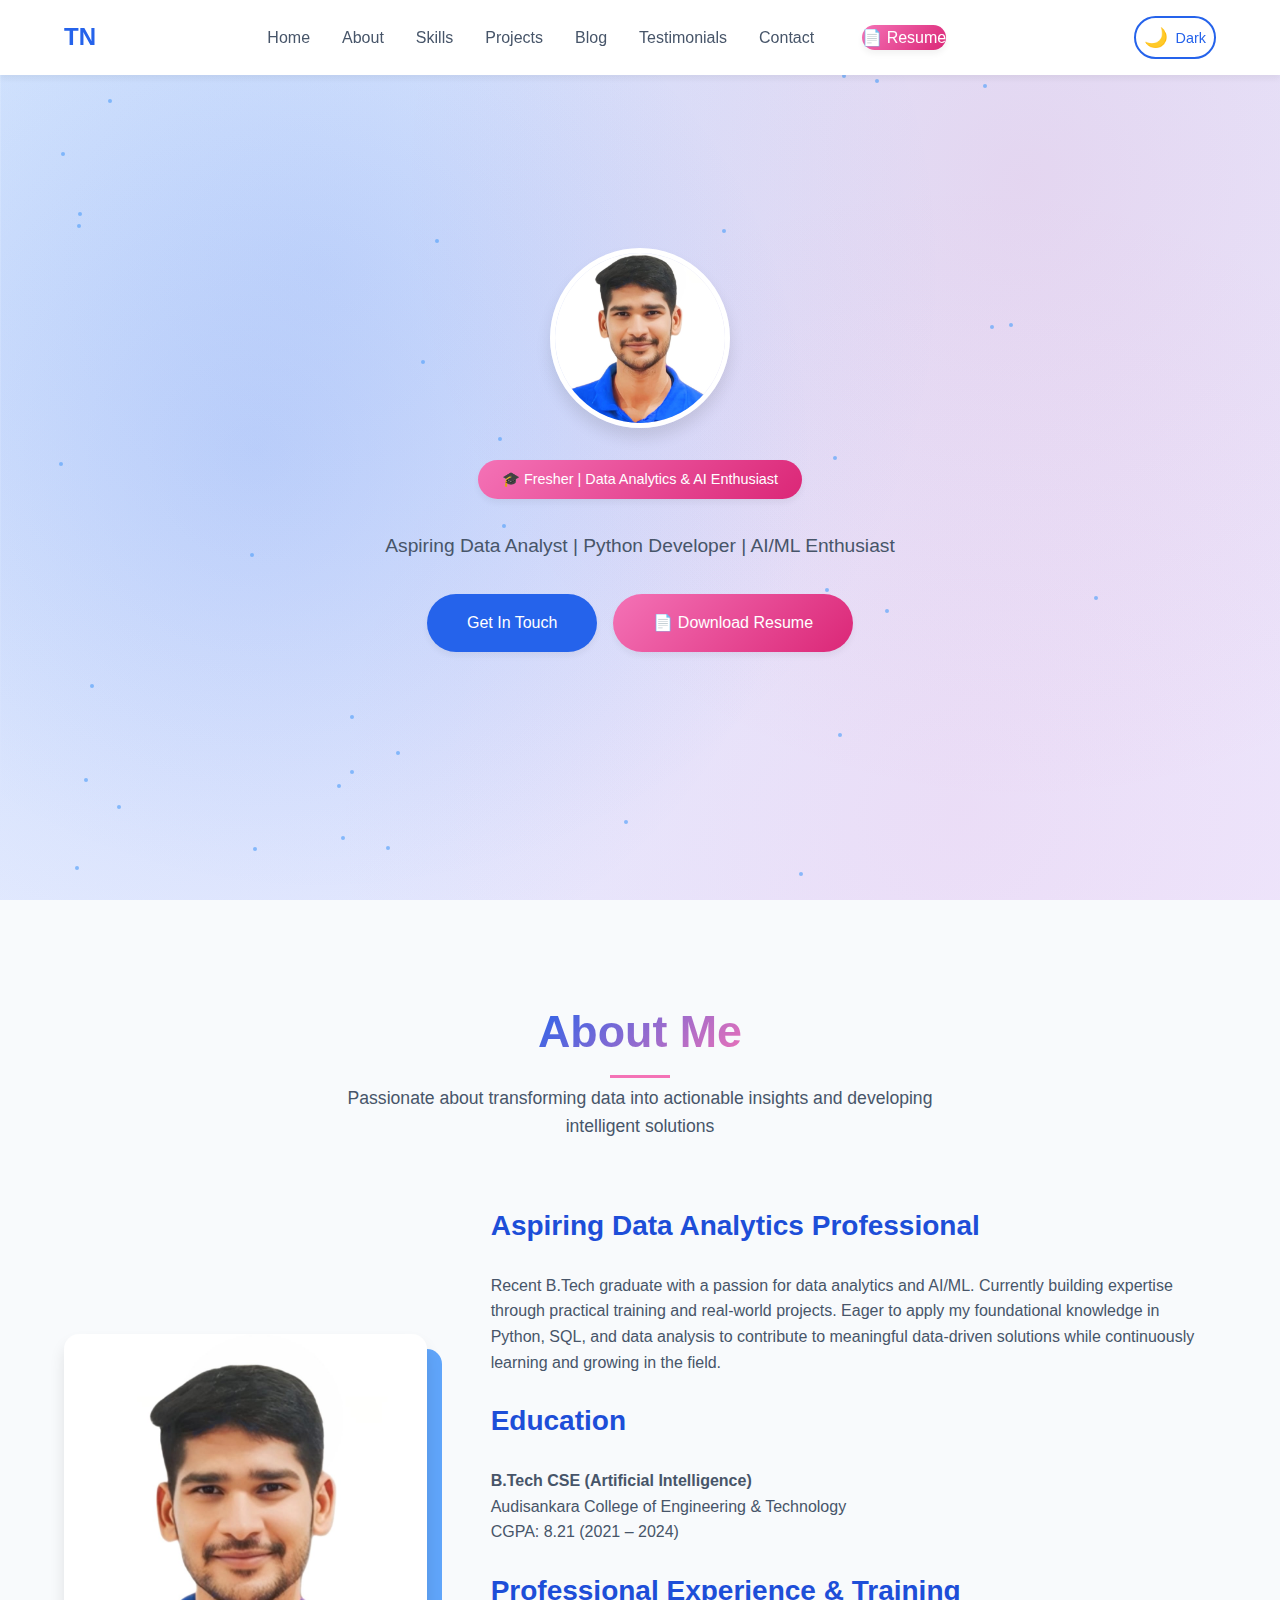
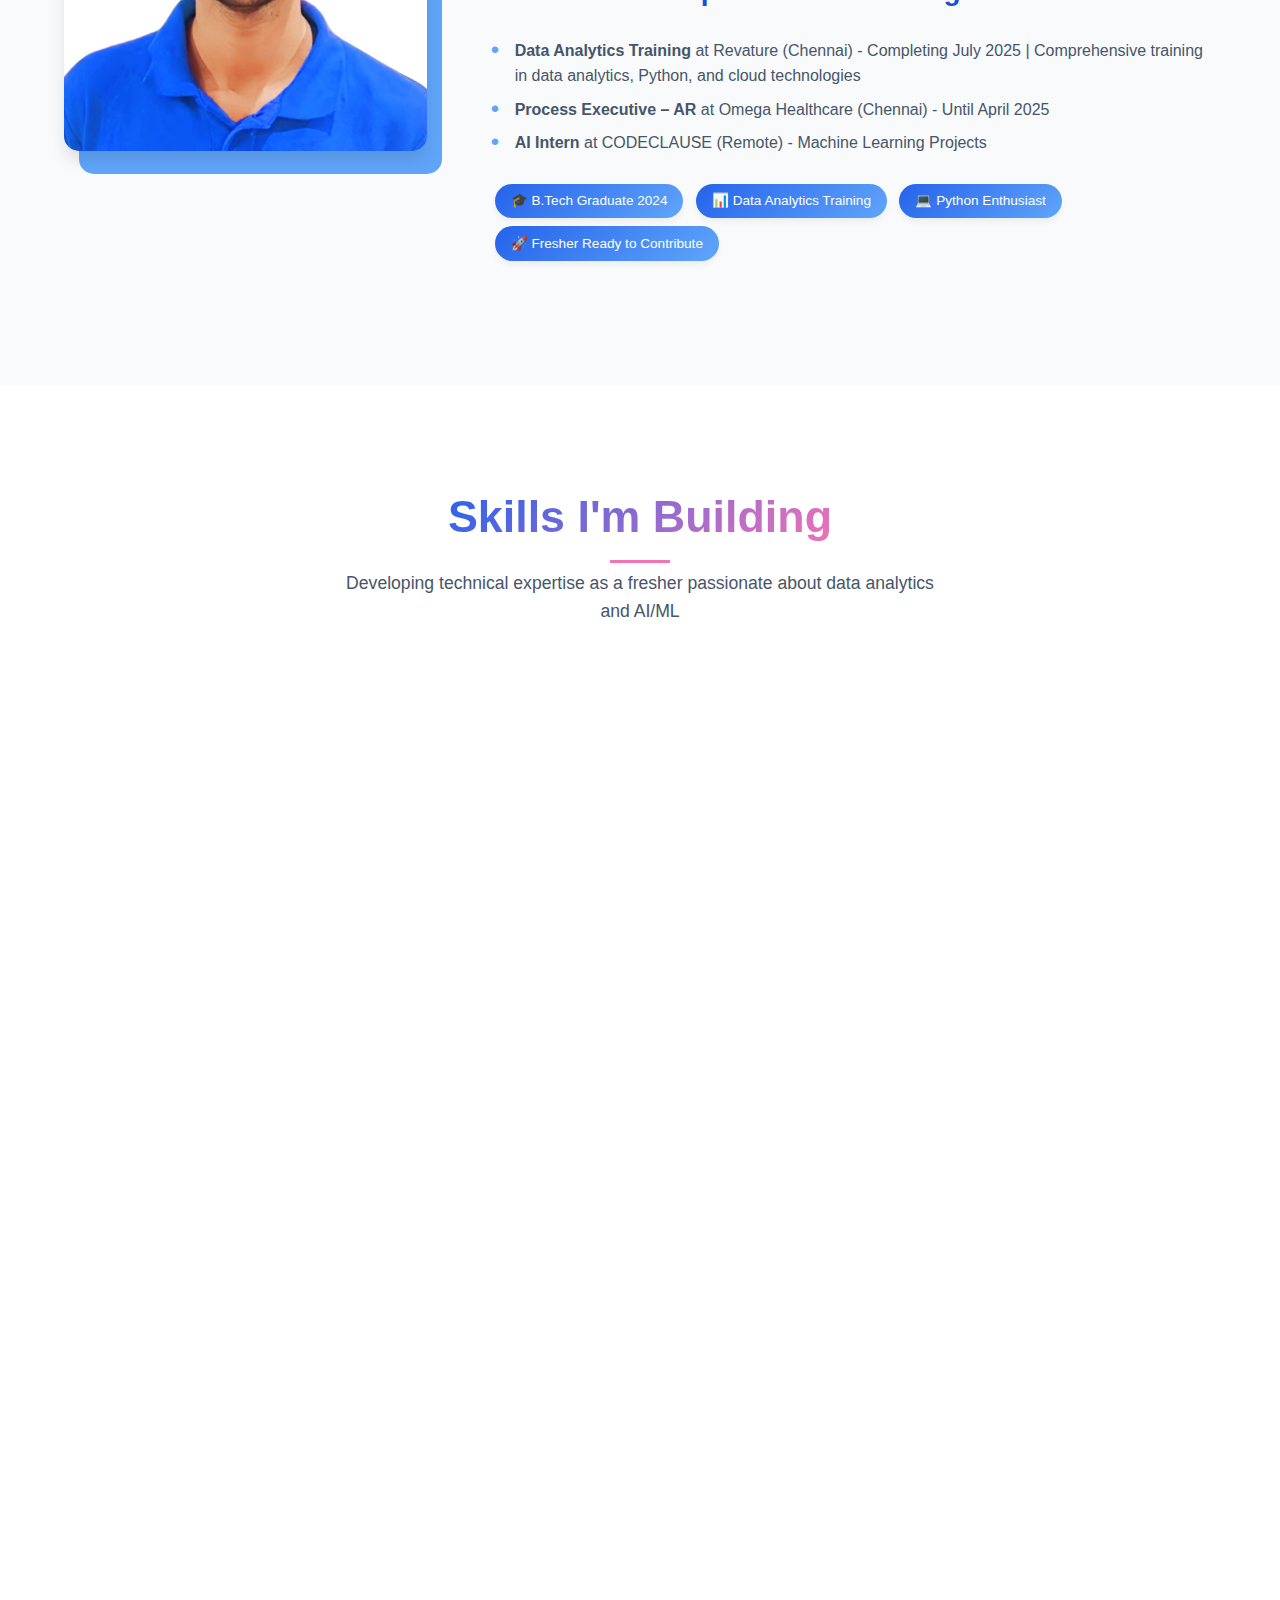
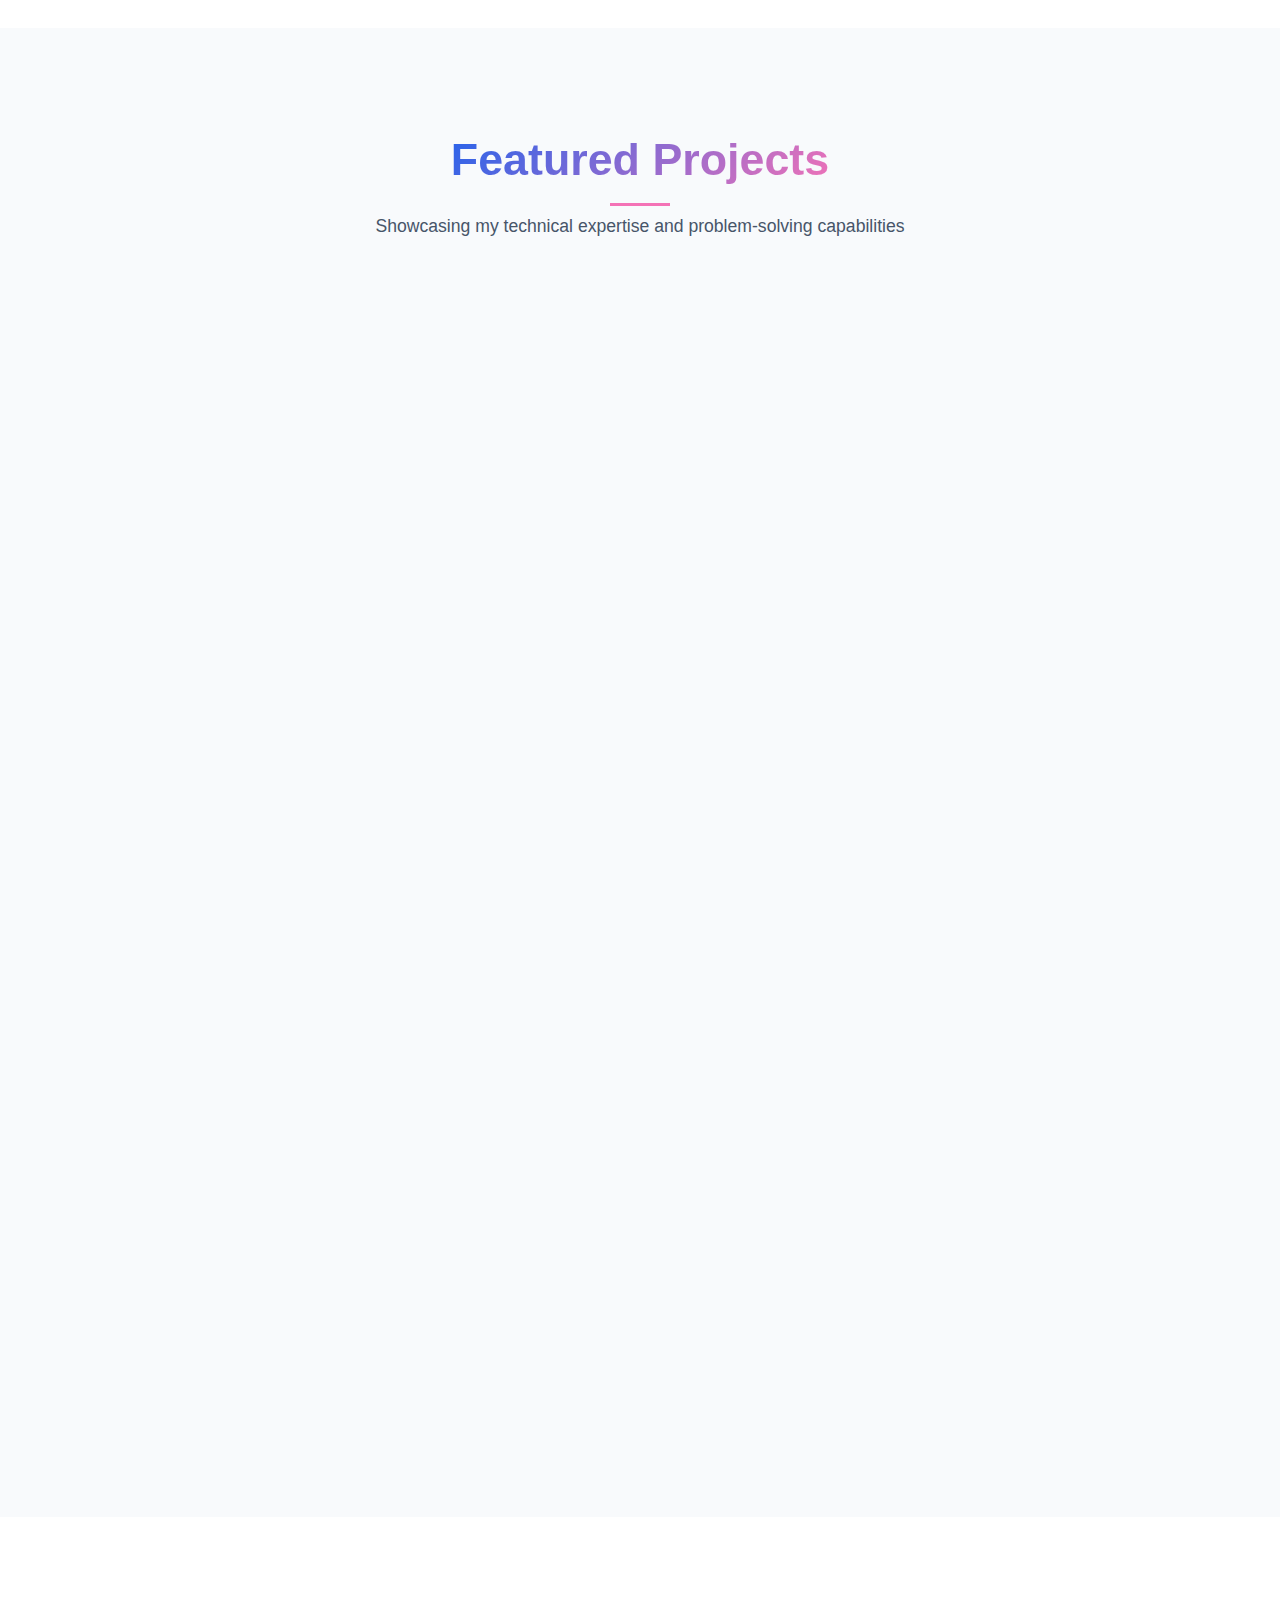
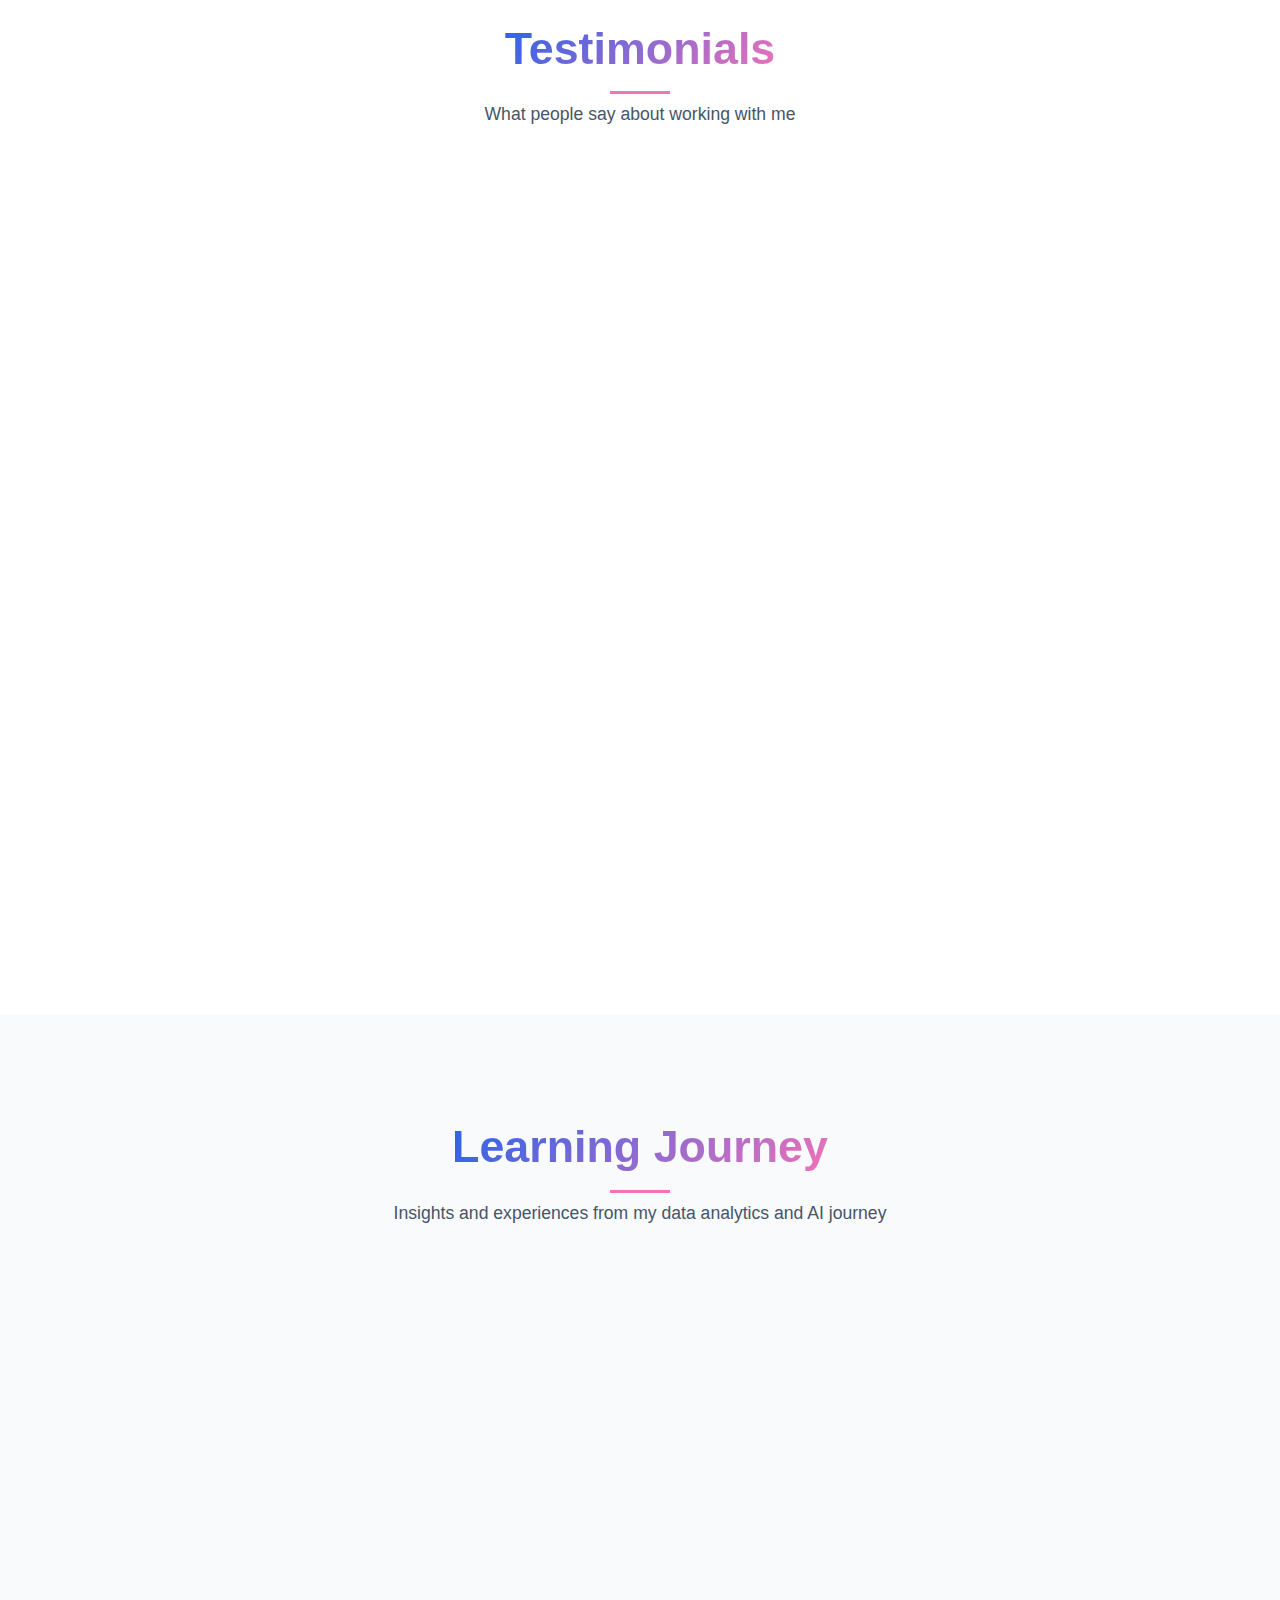
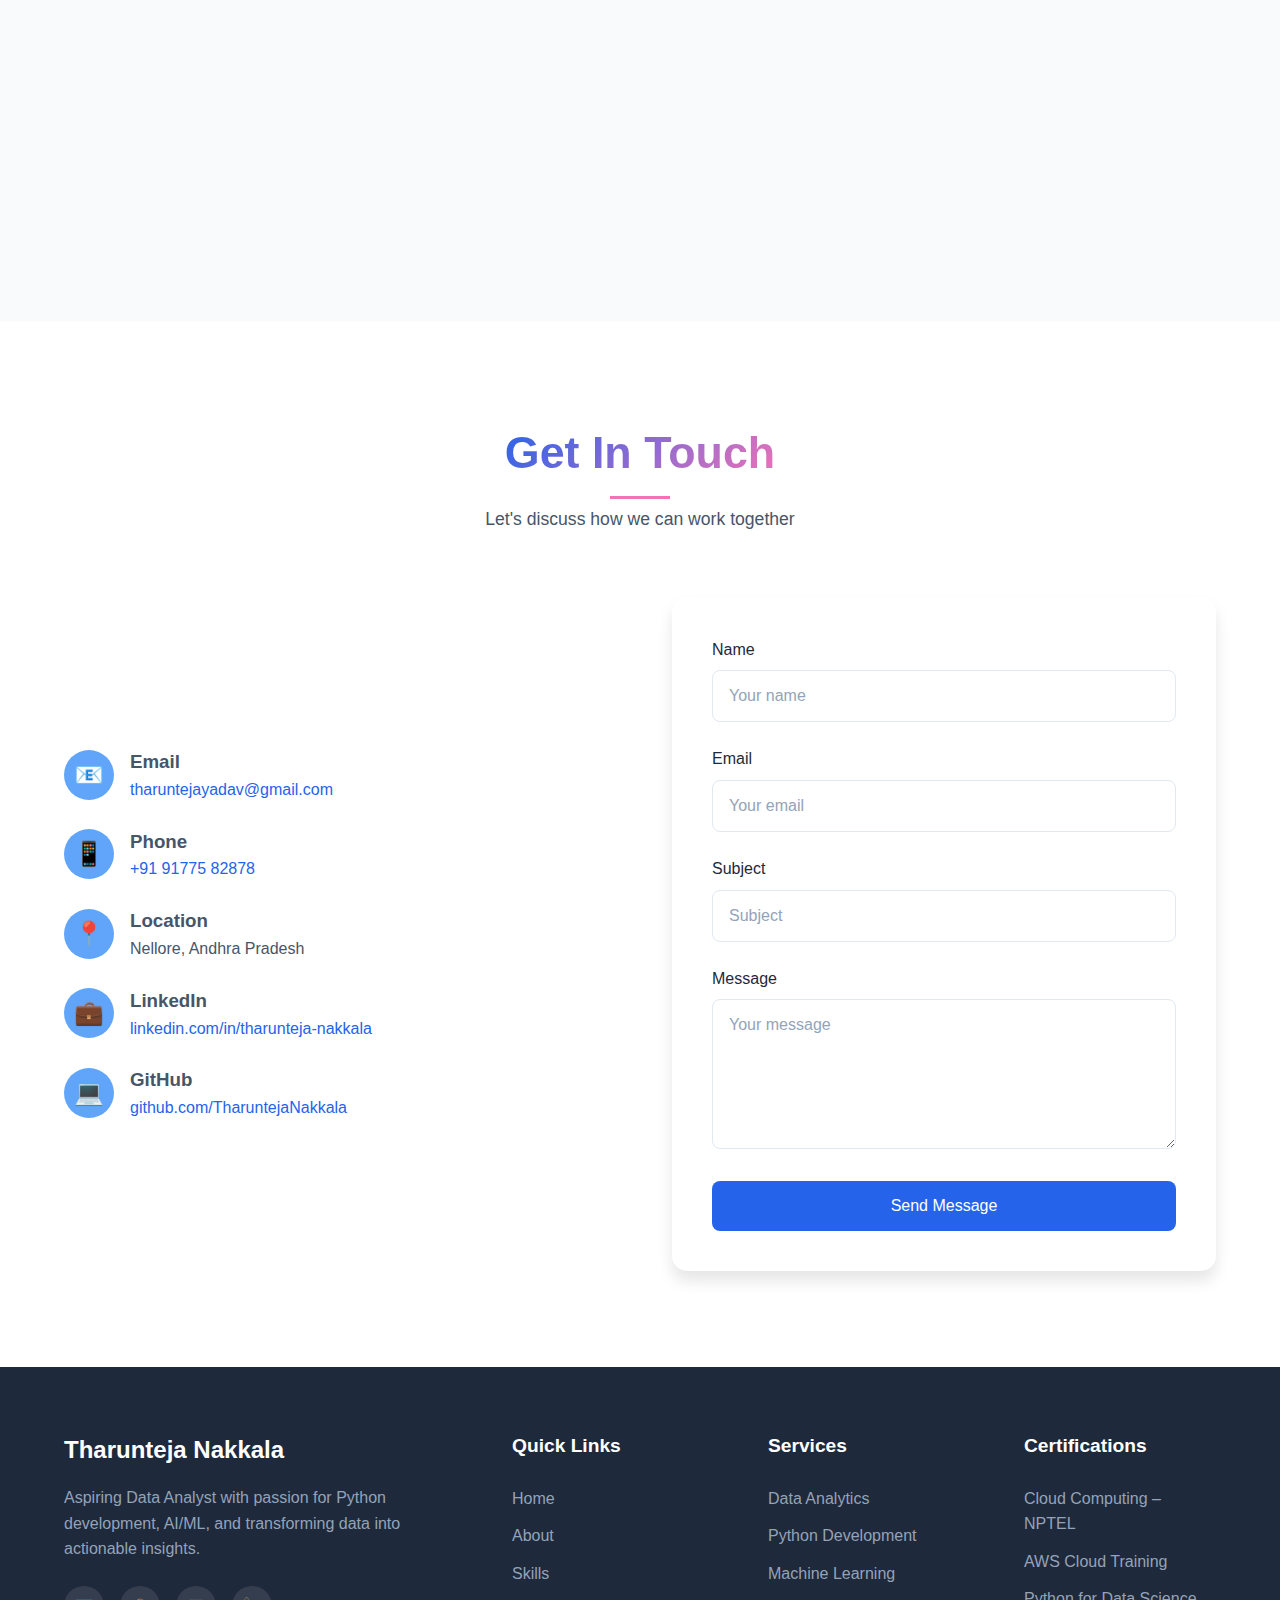
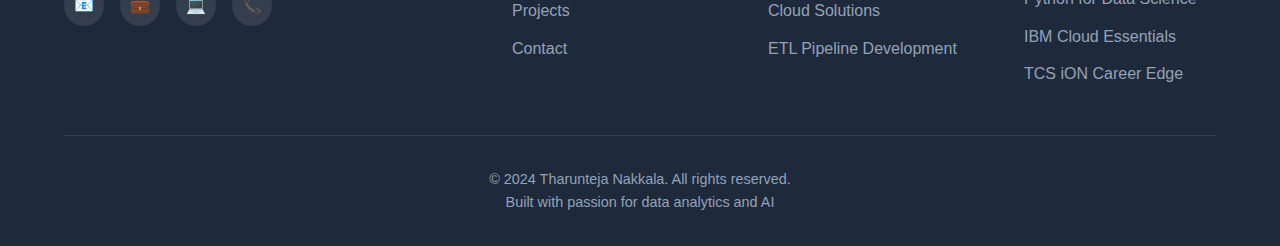
<file: Tharunteja Portfolio_files/saved_resource.html>
<!DOCTYPE html>
<!-- saved from url=(0088)https://fb853802-a2a6-4faa-ab70-81a823db8e33-%2D1752688800-%2D3a8c157c.app.yourware.app/ -->
<html lang="en" data-theme="light"><head><meta http-equiv="Content-Type" content="text/html; charset=UTF-8">
    
    <meta name="viewport" content="width=device-width, initial-scale=1.0">
    <title>Tharunteja Nakkala - Data Analytics &amp; AI Professional | Revature Certified</title>
    <link rel="preconnect" href="https://fonts.googleapis.com/">
    <link rel="preconnect" href="https://fonts.gstatic.com/" crossorigin="">
    <link href="./css2" rel="stylesheet">
    <style>
        * {
            margin: 0;
            padding: 0;
            box-sizing: border-box;
        }

        :root {
            /* Light Theme Colors */
            --primary-color: #2563eb;
            --primary-dark: #1d4ed8;
            --primary-light: #60a5fa;
            --accent-color: #f472b6;
            --accent-dark: #db2777;
            
            /* Background colors */
            --bg-light: #f8fafc;
            --bg-white: #ffffff;
            --bg-gradient: linear-gradient(135deg, #dbeafe 0%, #ede9fe 100%);
            
            /* Text colors */
            --text-dark: #1e293b;
            --text-medium: #475569;
            --text-light: #94a3b8;
            
            /* UI colors */
            --border-color: #e2e8f0;
            --shadow-sm: 0 4px 6px rgba(0, 0, 0, 0.05);
            --shadow-md: 0 10px 15px rgba(0, 0, 0, 0.1);
            --shadow-lg: 0 20px 25px rgba(0, 0, 0, 0.15);
        }

        /* Dark Theme */
        [data-theme="dark"] {
            --primary-color: #60a5fa;
            --primary-dark: #3b82f6;
            --primary-light: #93c5fd;
            --accent-color: #f472b6;
            --accent-dark: #ec4899;
            
            /* Dark Background colors */
            --bg-light: #0f172a;
            --bg-white: #1e293b;
            --bg-gradient: linear-gradient(135deg, #1e293b 0%, #334155 100%);
            
            /* Dark Text colors */
            --text-dark: #f1f5f9;
            --text-medium: #cbd5e1;
            --text-light: #94a3b8;
            
            /* Dark UI colors */
            --border-color: #334155;
            --shadow-sm: 0 4px 6px rgba(0, 0, 0, 0.3);
            --shadow-md: 0 10px 15px rgba(0, 0, 0, 0.4);
            --shadow-lg: 0 20px 25px rgba(0, 0, 0, 0.5);
        }

        body {
            font-family: 'Poppins', sans-serif;
            line-height: 1.6;
            color: var(--text-dark);
            background: var(--bg-light);
            overflow-x: hidden;
        }

        .container {
            max-width: 1200px;
            margin: 0 auto;
            padding: 0 1.5rem;
        }

        /* Header & Navigation */
        header {
            position: fixed;
            top: 0;
            width: 100%;
            background: var(--bg-white);
            backdrop-filter: blur(10px);
            z-index: 1000;
            padding: 1rem 0;
            box-shadow: var(--shadow-sm);
            transition: all 0.3s ease;
        }

        header.scrolled {
            box-shadow: var(--shadow-md);
        }

        nav {
            display: flex;
            justify-content: space-between;
            align-items: center;
        }

        .logo {
            font-size: 1.5rem;
            font-weight: 700;
            color: var(--primary-color);
            text-decoration: none;
            transition: all 0.3s ease;
        }

        .logo:hover {
            color: var(--primary-dark);
        }

        .nav-links {
            display: flex;
            list-style: none;
            gap: 2rem;
        }

        .nav-links a {
            text-decoration: none;
            color: var(--text-medium);
            font-weight: 500;
            transition: all 0.3s ease;
            position: relative;
            padding: 0.25rem 0;
        }

        .nav-links a::after {
            content: '';
            position: absolute;
            bottom: -5px;
            left: 0;
            width: 0;
            height: 2px;
            background: var(--primary-color);
            transition: width 0.3s ease;
        }

        .nav-links a:hover {
            color: var(--primary-color);
        }

        .nav-links a:hover::after {
            width: 100%;
        }

        /* Dark Theme Toggle */
        .theme-toggle {
            background: none;
            border: 2px solid var(--primary-color);
            border-radius: 50px;
            padding: 0.5rem;
            cursor: pointer;
            display: flex;
            align-items: center;
            gap: 0.5rem;
            color: var(--primary-color);
            font-size: 0.9rem;
            font-weight: 500;
            transition: all 0.3s ease;
            margin-left: 1rem;
        }

        .theme-toggle:hover {
            background: var(--primary-color);
            color: var(--bg-white);
            transform: scale(1.05);
        }

        .theme-icon {
            font-size: 1.2rem;
            transition: transform 0.3s ease;
        }

        .theme-toggle:hover .theme-icon {
            transform: rotate(20deg);
        }

        /* Resume Download Button */
        .download-resume {
            background: linear-gradient(135deg, var(--accent-color), var(--accent-dark));
            color: white !important;
            padding: 0.5rem 1rem;
            border-radius: 25px;
            text-decoration: none;
            font-weight: 500;
            transition: all 0.3s ease;
            box-shadow: var(--shadow-sm);
            margin-left: 1rem;
        }

        .download-resume:hover {
            transform: translateY(-2px);
            box-shadow: var(--shadow-md);
            background: linear-gradient(135deg, var(--accent-dark), var(--accent-color));
        }

        /* Mobile Navigation */
        .mobile-menu {
            display: none;
            cursor: pointer;
            margin-left: 1rem;
        }

        .mobile-menu span {
            display: block;
            width: 25px;
            height: 3px;
            background: var(--text-dark);
            margin: 5px 0;
            transition: all 0.3s ease;
        }

        .mobile-nav {
            position: fixed;
            top: 0;
            left: 0;
            width: 100%;
            height: 100vh;
            background: var(--bg-white);
            z-index: 999;
            display: flex;
            flex-direction: column;
            justify-content: center;
            align-items: center;
            transform: translateY(-100%);
            transition: transform 0.5s ease;
        }

        .mobile-nav.active {
            transform: translateY(0);
        }

        .mobile-nav .nav-links {
            flex-direction: column;
            align-items: center;
            gap: 2rem;
        }

        .mobile-nav .nav-links a {
            font-size: 1.5rem;
        }

        .close-menu {
            position: absolute;
            top: 2rem;
            right: 2rem;
            cursor: pointer;
            font-size: 2rem;
            color: var(--text-dark);
        }

        /* Hero Section */
        .hero {
            min-height: 100vh;
            display: flex;
            align-items: center;
            background: var(--bg-gradient);
            position: relative;
            overflow: hidden;
            padding: 5rem 0;
        }

        .hero .parallax-bg {
            position: absolute;
            top: 0;
            left: 0;
            width: 100%;
            height: 120%;
            background: 
                radial-gradient(circle at 25% 25%, rgba(37, 99, 235, 0.1) 0%, transparent 50%),
                radial-gradient(circle at 75% 75%, rgba(244, 114, 182, 0.1) 0%, transparent 50%);
            animation: parallaxFloat 20s ease-in-out infinite;
            z-index: 0;
        }

        .hero::before {
            content: '';
            position: absolute;
            top: 0;
            left: 0;
            width: 100%;
            height: 100%;
            background: 
                radial-gradient(circle at 20% 50%, rgba(37, 99, 235, 0.15) 0%, transparent 50%),
                radial-gradient(circle at 80% 20%, rgba(219, 39, 119, 0.1) 0%, transparent 50%);
            z-index: 1;
        }

        .hero-content {
            position: relative;
            z-index: 3;
            display: flex;
            flex-direction: column;
            align-items: center;
            text-align: center;
            max-width: 800px;
            margin: 0 auto;
            animation: fadeInUp 1s ease-out;
        }

        @keyframes fadeInUp {
            from {
                opacity: 0;
                transform: translateY(30px);
            }
            to {
                opacity: 1;
                transform: translateY(0);
            }
        }

        .profile-image {
            width: 180px;
            height: 180px;
            border-radius: 50%;
            object-fit: cover;
            border: 5px solid var(--bg-white);
            box-shadow: var(--shadow-md);
            margin-bottom: 2rem;
            animation: floatAnimation 4s ease-in-out infinite;
        }

        @keyframes floatAnimation {
            0%, 100% { transform: translateY(0); }
            50% { transform: translateY(-10px); }
        }

        .hero h1 {
            font-size: 3.5rem;
            font-weight: 700;
            margin-bottom: 1rem;
            color: var(--primary-color);
            animation: fadeInUp 1.2s ease-out;
        }

        .hero p {
            font-size: 1.2rem;
            margin-bottom: 2rem;
            color: var(--text-medium);
            animation: fadeInUp 1.4s ease-out;
        }

        .status-badge {
            display: inline-block;
            background: linear-gradient(135deg, var(--accent-color), var(--accent-dark));
            color: white;
            padding: 0.5rem 1.5rem;
            border-radius: 25px;
            font-size: 0.9rem;
            font-weight: 500;
            margin-bottom: 1rem;
            animation: fadeInUp 1s ease-out;
            box-shadow: var(--shadow-sm);
        }

        .cta-button {
            display: inline-block;
            padding: 1rem 2.5rem;
            background: var(--primary-color);
            color: white;
            text-decoration: none;
            border-radius: 50px;
            font-weight: 500;
            transition: all 0.3s ease;
            box-shadow: var(--shadow-sm);
            animation: fadeInUp 1.6s ease-out;
            position: relative;
            overflow: hidden;
        }

        .cta-button::before {
            content: '';
            position: absolute;
            top: 0;
            left: 0;
            width: 100%;
            height: 100%;
            background: rgba(255, 255, 255, 0.1);
            transform: translateX(-100%);
            transition: transform 0.3s ease;
        }

        .cta-button:hover {
            background: var(--primary-dark);
            transform: translateY(-3px);
            box-shadow: var(--shadow-md);
        }

        .cta-button:hover::before {
            transform: translateX(0);
        }

        /* Section Styling */
        .section {
            padding: 6rem 0;
            position: relative;
            min-height: auto;
        }

        .section:nth-child(even) {
            background: var(--bg-white);
        }

        /* Ensure sections are visible by default - override JS animations */
        .section {
            opacity: 1 !important;
            transform: translateY(0) !important;
        }

        .section-header {
            text-align: center;
            margin-bottom: 4rem;
        }

        .section-title {
            font-size: 2.8rem;
            font-weight: 700;
            color: var(--primary-color);
            margin-bottom: 1rem;
            position: relative;
            display: inline-block;
            background: linear-gradient(135deg, var(--primary-color), var(--accent-color));
            -webkit-background-clip: text;
            -webkit-text-fill-color: transparent;
            background-clip: text;
        }

        .section-title::after {
            content: '';
            position: absolute;
            bottom: -10px;
            left: 50%;
            transform: translateX(-50%);
            width: 60px;
            height: 3px;
            background: var(--accent-color);
        }

        .section-subtitle {
            font-size: 1.1rem;
            color: var(--text-medium);
            max-width: 600px;
            margin: 0 auto;
        }

        /* About Section */
        .about-container {
            display: grid;
            grid-template-columns: 1fr 2fr;
            gap: 4rem;
            align-items: center;
        }

        .about-image-container {
            position: relative;
        }

        .about-image {
            width: 100%;
            border-radius: 15px;
            box-shadow: var(--shadow-md);
            position: relative;
            z-index: 2;
        }

        .about-image-bg {
            position: absolute;
            width: 100%;
            height: 100%;
            background: var(--primary-light);
            border-radius: 15px;
            top: 15px;
            left: 15px;
            z-index: 1;
        }

        .about-content h3 {
            font-size: 1.75rem;
            font-weight: 600;
            color: var(--primary-dark);
            margin-bottom: 1.5rem;
        }

        .about-content p {
            margin-bottom: 1.5rem;
            color: var(--text-medium);
        }

        .about-stats {
            display: grid;
            grid-template-columns: repeat(auto-fit, minmax(150px, 1fr));
            gap: 1.5rem;
            margin-top: 2.5rem;
        }

        .stat-item {
            text-align: center;
            padding: 1.5rem;
            border-radius: 10px;
            background: var(--bg-white);
            box-shadow: var(--shadow-sm);
            transition: all 0.3s ease;
        }

        .stat-item:hover {
            transform: translateY(-5px);
            box-shadow: var(--shadow-md);
        }

        .stat-number {
            font-size: 2.5rem;
            font-weight: 700;
            color: var(--primary-color);
            margin-bottom: 0.5rem;
        }

        .cert-badge {
            display: inline-block;
            background: linear-gradient(135deg, var(--primary-color), var(--primary-light));
            color: white;
            padding: 0.4rem 1rem;
            border-radius: 20px;
            font-size: 0.85rem;
            font-weight: 500;
            margin: 0.25rem;
            box-shadow: var(--shadow-sm);
            transition: all 0.3s ease;
        }

        .cert-badge:hover {
            transform: scale(1.05);
            box-shadow: var(--shadow-md);
        }

        .stat-title {
            font-size: 0.9rem;
            color: var(--text-medium);
            font-weight: 500;
        }

        /* Skills Section */
        .skills-container {
            display: grid;
            grid-template-columns: repeat(auto-fill, minmax(250px, 1fr));
            gap: 2rem;
        }

        .skill-card {
            background: var(--bg-white);
            border-radius: 15px;
            padding: 2rem;
            box-shadow: var(--shadow-sm);
            transition: all 0.3s ease;
            position: relative;
            overflow: hidden;
        }

        .skill-card::before {
            content: '';
            position: absolute;
            top: 0;
            left: 0;
            width: 5px;
            height: 100%;
            background: var(--primary-color);
            transition: all 0.3s ease;
        }

        .skill-card:hover {
            transform: translateY(-10px);
            box-shadow: var(--shadow-md);
        }

        .skill-card:hover::before {
            width: 10px;
        }

        .skill-icon {
            font-size: 2.5rem;
            margin-bottom: 1.5rem;
            color: var(--primary-color);
        }

        .skill-title {
            font-size: 1.25rem;
            font-weight: 600;
            margin-bottom: 1rem;
            color: var(--text-dark);
        }

        .skill-list {
            list-style: none;
        }

        .skill-list li {
            margin-bottom: 0.5rem;
            color: var(--text-medium);
            position: relative;
            padding-left: 1.5rem;
        }

        .skill-list li::before {
            content: '•';
            position: absolute;
            left: 0;
            color: var(--primary-light);
            font-size: 1.5rem;
            line-height: 1;
        }

        .skill-progress {
            margin-top: 1rem;
            background: var(--bg-light);
            border-radius: 10px;
            height: 8px;
            overflow: hidden;
        }

        .progress-bar {
            height: 100%;
            background: linear-gradient(90deg, var(--primary-color), var(--primary-light));
            border-radius: 10px;
            transition: width 1s ease-in-out;
            animation: progressAnimation 2s ease-in-out;
        }

        @keyframes progressAnimation {
            0% { width: 0%; }
            100% { width: var(--final-width); }
        }

        /* Enhanced Animations */
        @keyframes slideInLeft {
            from {
                opacity: 0;
                transform: translateX(-50px);
            }
            to {
                opacity: 1;
                transform: translateX(0);
            }
        }

        @keyframes slideInRight {
            from {
                opacity: 0;
                transform: translateX(50px);
            }
            to {
                opacity: 1;
                transform: translateX(0);
            }
        }

        @keyframes scaleIn {
            from {
                opacity: 0;
                transform: scale(0.8);
            }
            to {
                opacity: 1;
                transform: scale(1);
            }
        }

        @keyframes pulse {
            0%, 100% {
                transform: scale(1);
            }
            50% {
                transform: scale(1.05);
            }
        }

        /* Hover Enhancements */
        .skill-card:hover {
            transform: translateY(-10px) scale(1.02);
            box-shadow: var(--shadow-lg);
            animation: pulse 2s infinite;
        }

        .project-card:hover {
            transform: translateY(-15px) rotateY(5deg);
            box-shadow: var(--shadow-lg);
        }

        .cta-button:hover {
            background: var(--primary-dark);
            transform: translateY(-3px) scale(1.05);
            box-shadow: var(--shadow-lg);
        }

        /* Gradient Text Effects */
        .gradient-text {
            background: linear-gradient(135deg, var(--primary-color), var(--accent-color));
            -webkit-background-clip: text;
            -webkit-text-fill-color: transparent;
            background-clip: text;
        }

        /* Parallax Background */
        .parallax-bg {
            position: absolute;
            top: 0;
            left: 0;
            width: 100%;
            height: 120%;
            background: 
                radial-gradient(circle at 25% 25%, rgba(37, 99, 235, 0.1) 0%, transparent 50%),
                radial-gradient(circle at 75% 75%, rgba(244, 114, 182, 0.1) 0%, transparent 50%);
            animation: parallaxFloat 20s ease-in-out infinite;
            z-index: -1;
        }

        @keyframes parallaxFloat {
            0%, 100% {
                transform: translateY(0) rotate(0deg);
            }
            33% {
                transform: translateY(-20px) rotate(2deg);
            }
            66% {
                transform: translateY(-10px) rotate(-1deg);
            }
        }

        /* Interactive particles background */
        .particles {
            position: absolute;
            width: 100%;
            height: 100%;
            overflow: hidden;
            z-index: 1;
        }

        .particle {
            position: absolute;
            width: 4px;
            height: 4px;
            background: var(--primary-light);
            border-radius: 50%;
            opacity: 0.7;
            animation: float 6s ease-in-out infinite;
        }

        @keyframes float {
            0%, 100% {
                transform: translateY(0) rotate(0deg);
                opacity: 0.7;
            }
            50% {
                transform: translateY(-20px) rotate(180deg);
                opacity: 1;
            }
        }

        /* Projects Section */
        .projects-grid {
            display: grid;
            grid-template-columns: repeat(auto-fill, minmax(300px, 1fr));
            gap: 2rem;
        }

        .project-card {
            background: var(--bg-white);
            border-radius: 15px;
            overflow: hidden;
            box-shadow: var(--shadow-sm);
            transition: all 0.3s ease;
            height: 100%;
            display: flex;
            flex-direction: column;
        }

        .project-card:hover {
            transform: translateY(-10px);
            box-shadow: var(--shadow-md);
        }

        .project-image {
            width: 100%;
            height: 200px;
            background: var(--primary-light);
            position: relative;
            overflow: hidden;
            background-size: cover;
            background-position: center;
            background-repeat: no-repeat;
        }

        .project-image::after {
            content: '';
            position: absolute;
            top: 0;
            left: 0;
            width: 100%;
            height: 100%;
            background: linear-gradient(45deg, rgba(37, 99, 235, 0.8), rgba(37, 99, 235, 0.6));
            opacity: 0;
            transition: opacity 0.3s ease;
        }

        .project-card:hover .project-image::after {
            opacity: 1;
        }

        .project-content {
            padding: 1.5rem;
            flex-grow: 1;
            display: flex;
            flex-direction: column;
        }

        .project-tags {
            display: flex;
            flex-wrap: wrap;
            gap: 0.5rem;
            margin-bottom: 1rem;
        }

        .project-tag {
            background: var(--bg-light);
            color: var(--primary-color);
            padding: 0.25rem 0.75rem;
            border-radius: 20px;
            font-size: 0.75rem;
            font-weight: 500;
        }

        .project-title {
            font-size: 1.25rem;
            font-weight: 600;
            margin-bottom: 1rem;
            color: var(--text-dark);
        }

        .project-description {
            color: var(--text-medium);
            margin-bottom: 1.5rem;
            flex-grow: 1;
        }

        .project-links {
            display: flex;
            gap: 1rem;
            margin-top: auto;
        }

        .project-link {
            padding: 0.5rem 1rem;
            background: var(--primary-color);
            color: white;
            border-radius: 5px;
            text-decoration: none;
            font-size: 0.9rem;
            font-weight: 500;
            transition: all 0.3s ease;
        }

        .project-link:hover {
            background: var(--primary-dark);
        }

        /* Testimonials Section */
        .testimonials-container {
            max-width: 900px;
            margin: 0 auto;
        }

        .testimonial-item {
            background: var(--bg-white);
            border-radius: 15px;
            padding: 2.5rem;
            box-shadow: var(--shadow-sm);
            margin-bottom: 2rem;
            position: relative;
        }

        .testimonial-item::before {
            content: '"';
            position: absolute;
            top: 20px;
            left: 20px;
            font-size: 5rem;
            line-height: 1;
            font-family: serif;
            color: var(--primary-light);
            opacity: 0.2;
        }

        .testimonial-content {
            position: relative;
            z-index: 2;
        }

        .testimonial-text {
            font-size: 1.1rem;
            color: var(--text-medium);
            font-style: italic;
            margin-bottom: 1.5rem;
        }

        .testimonial-author {
            display: flex;
            align-items: center;
        }

        .testimonial-author-image {
            width: 50px;
            height: 50px;
            border-radius: 50%;
            margin-right: 1rem;
            background: var(--primary-light);
        }

        .testimonial-author-name {
            font-weight: 600;
            color: var(--text-dark);
        }

        .testimonial-author-role {
            font-size: 0.9rem;
            color: var(--text-light);
        }

        /* Blog Section */
        .blog-grid {
            display: grid;
            grid-template-columns: repeat(auto-fill, minmax(300px, 1fr));
            gap: 2rem;
        }

        .blog-card {
            background: var(--bg-white);
            border-radius: 15px;
            overflow: hidden;
            box-shadow: var(--shadow-sm);
            transition: all 0.3s ease;
            height: 100%;
            display: flex;
            flex-direction: column;
        }

        .blog-card:hover {
            transform: translateY(-10px);
            box-shadow: var(--shadow-md);
        }

        .blog-image {
            width: 100%;
            height: 200px;
            background: var(--primary-light);
            position: relative;
            overflow: hidden;
            background-size: cover;
            background-position: center;
            background-repeat: no-repeat;
        }

        .blog-content {
            padding: 1.5rem;
            flex-grow: 1;
            display: flex;
            flex-direction: column;
        }

        .blog-date {
            font-size: 0.8rem;
            color: var(--text-light);
            margin-bottom: 0.5rem;
        }

        .blog-title {
            font-size: 1.25rem;
            font-weight: 600;
            margin-bottom: 1rem;
            color: var(--text-dark);
        }

        .blog-excerpt {
            color: var(--text-medium);
            margin-bottom: 1.5rem;
            flex-grow: 1;
        }

        .read-more {
            align-self: flex-start;
            color: var(--primary-color);
            text-decoration: none;
            font-weight: 500;
            display: flex;
            align-items: center;
            gap: 0.5rem;
            transition: all 0.3s ease;
        }

        .read-more:hover {
            color: var(--primary-dark);
        }

        /* Contact Section */
        .contact-container {
            display: grid;
            grid-template-columns: 1fr 1fr;
            gap: 4rem;
            align-items: center;
        }

        .contact-info {
            display: flex;
            flex-direction: column;
            gap: 1.5rem;
        }

        .contact-item {
            display: flex;
            align-items: center;
            gap: 1rem;
        }

        .contact-icon {
            width: 50px;
            height: 50px;
            border-radius: 50%;
            background: var(--primary-light);
            display: flex;
            align-items: center;
            justify-content: center;
            color: white;
            font-size: 1.5rem;
        }

        .contact-text {
            color: var(--text-medium);
        }

        .contact-text a {
            color: var(--primary-color);
            text-decoration: none;
            transition: all 0.3s ease;
        }

        .contact-text a:hover {
            color: var(--primary-dark);
        }

        .contact-form {
            background: var(--bg-white);
            padding: 2.5rem;
            border-radius: 15px;
            box-shadow: var(--shadow-md);
        }

        .form-group {
            margin-bottom: 1.5rem;
        }

        .form-label {
            display: block;
            margin-bottom: 0.5rem;
            font-weight: 500;
            color: var(--text-dark);
        }

        .form-control {
            width: 100%;
            padding: 1rem;
            border: 1px solid var(--border-color);
            border-radius: 8px;
            font-family: inherit;
            font-size: 1rem;
            color: var(--text-dark);
            transition: all 0.3s ease;
        }

        .form-control:focus {
            outline: none;
            border-color: var(--primary-color);
            box-shadow: 0 0 0 3px rgba(37, 99, 235, 0.1);
        }

        .form-control::placeholder {
            color: var(--text-light);
        }

        textarea.form-control {
            min-height: 150px;
            resize: vertical;
        }

        .submit-button {
            width: 100%;
            padding: 1rem;
            background: var(--primary-color);
            color: white;
            border: none;
            border-radius: 8px;
            font-family: inherit;
            font-size: 1rem;
            font-weight: 500;
            cursor: pointer;
            transition: all 0.3s ease;
        }

        .submit-button:hover {
            background: var(--primary-dark);
        }

        /* Footer */
        footer {
            background: var(--text-dark);
            color: white;
            padding: 4rem 0 2rem;
        }

        .footer-container {
            display: grid;
            grid-template-columns: 2fr 1fr 1fr 1fr;
            gap: 4rem;
        }

        .footer-logo {
            font-size: 1.5rem;
            font-weight: 700;
            margin-bottom: 1rem;
            color: white;
        }

        .footer-about {
            color: var(--text-light);
            margin-bottom: 1.5rem;
        }

        .social-links {
            display: flex;
            gap: 1rem;
        }

        .social-link {
            width: 40px;
            height: 40px;
            border-radius: 50%;
            background: rgba(255, 255, 255, 0.1);
            display: flex;
            align-items: center;
            justify-content: center;
            color: white;
            text-decoration: none;
            transition: all 0.3s ease;
        }

        .social-link:hover {
            background: var(--primary-color);
            transform: translateY(-3px);
        }

        .footer-heading {
            font-size: 1.2rem;
            font-weight: 600;
            margin-bottom: 1.5rem;
            color: white;
        }

        .footer-links {
            list-style: none;
            display: flex;
            flex-direction: column;
            gap: 0.75rem;
        }

        .footer-link {
            color: var(--text-light);
            text-decoration: none;
            transition: all 0.3s ease;
        }

        .footer-link:hover {
            color: white;
        }

        .footer-bottom {
            border-top: 1px solid rgba(255, 255, 255, 0.1);
            margin-top: 3rem;
            padding-top: 2rem;
            text-align: center;
            color: var(--text-light);
            font-size: 0.9rem;
        }

        /* Responsive Styles */
        @media (max-width: 1024px) {
            .container {
                padding: 0 2rem;
            }

            .footer-container {
                grid-template-columns: 1fr 1fr;
                gap: 3rem;
            }
        }

        @media (max-width: 768px) {
            .mobile-menu {
                display: flex;
                flex-direction: column;
            }

            .nav-links {
                display: none;
            }

            .theme-toggle {
                display: none;
            }

            .hero h1 {
                font-size: 2.5rem;
            }

            .section {
                padding: 4rem 0;
            }

            .section-title {
                font-size: 2.2rem;
            }

            .about-container {
                grid-template-columns: 1fr;
                text-align: center;
            }

            .about-image-container {
                max-width: 400px;
                margin: 0 auto 2rem;
            }

            .skills-container {
                grid-template-columns: 1fr;
            }

            .projects-grid {
                grid-template-columns: 1fr;
            }

            .blog-grid {
                grid-template-columns: 1fr;
            }

            .contact-container {
                grid-template-columns: 1fr;
                gap: 3rem;
            }

            .footer-container {
                grid-template-columns: 1fr;
                gap: 2rem;
            }

            .about-stats {
                grid-template-columns: repeat(2, 1fr);
                gap: 1rem;
            }
        }

        @media (max-width: 576px) {
            .container {
                padding: 0 1.5rem;
            }

            .hero h1 {
                font-size: 2rem;
            }

            .profile-image {
                width: 150px;
                height: 150px;
            }

            .section {
                padding: 4rem 0;
            }

            .section-title {
                font-size: 1.75rem;
            }

            .skill-card, .project-card, .blog-card {
                border-radius: 10px;
            }

            .contact-form {
                padding: 1.5rem;
            }
        }
    </style>
</head>
<body style="opacity: 1; transition: opacity 1s ease-in-out;">
    <header id="header" class="">
        <nav class="container">
            <a href="https://fb853802-a2a6-4faa-ab70-81a823db8e33--1752688800--3a8c157c.app.yourware.app/#" class="logo">TN</a>
            <ul class="nav-links">
                <li><a href="https://fb853802-a2a6-4faa-ab70-81a823db8e33--1752688800--3a8c157c.app.yourware.app/#home">Home</a></li>
                <li><a href="https://fb853802-a2a6-4faa-ab70-81a823db8e33--1752688800--3a8c157c.app.yourware.app/#about">About</a></li>
                <li><a href="https://fb853802-a2a6-4faa-ab70-81a823db8e33--1752688800--3a8c157c.app.yourware.app/#skills">Skills</a></li>
                <li><a href="https://fb853802-a2a6-4faa-ab70-81a823db8e33--1752688800--3a8c157c.app.yourware.app/#projects">Projects</a></li>
                <li><a href="https://fb853802-a2a6-4faa-ab70-81a823db8e33--1752688800--3a8c157c.app.yourware.app/#blog">Blog</a></li>
                <li><a href="https://fb853802-a2a6-4faa-ab70-81a823db8e33--1752688800--3a8c157c.app.yourware.app/#testimonials">Testimonials</a></li>
                <li><a href="https://fb853802-a2a6-4faa-ab70-81a823db8e33--1752688800--3a8c157c.app.yourware.app/#contact">Contact</a></li>
                <li><a href="https://fb853802-a2a6-4faa-ab70-81a823db8e33--1752688800--3a8c157c.app.yourware.app/#" class="download-resume" id="download-resume">📄 Resume</a></li>
            </ul>
            <button class="theme-toggle" id="theme-toggle">
                <span class="theme-icon">🌙</span>
                <span class="theme-text">Dark</span>
            </button>
            <div class="mobile-menu" id="mobile-menu">
                <span></span>
                <span></span>
                <span></span>
            </div>
        </nav>
        <div class="mobile-nav" id="mobile-nav">
            <div class="close-menu" id="close-menu">×</div>
            <ul class="nav-links">
                <li><a href="https://fb853802-a2a6-4faa-ab70-81a823db8e33--1752688800--3a8c157c.app.yourware.app/#home">Home</a></li>
                <li><a href="https://fb853802-a2a6-4faa-ab70-81a823db8e33--1752688800--3a8c157c.app.yourware.app/#about">About</a></li>
                <li><a href="https://fb853802-a2a6-4faa-ab70-81a823db8e33--1752688800--3a8c157c.app.yourware.app/#skills">Skills</a></li>
                <li><a href="https://fb853802-a2a6-4faa-ab70-81a823db8e33--1752688800--3a8c157c.app.yourware.app/#projects">Projects</a></li>
                <li><a href="https://fb853802-a2a6-4faa-ab70-81a823db8e33--1752688800--3a8c157c.app.yourware.app/#blog">Blog</a></li>
                <li><a href="https://fb853802-a2a6-4faa-ab70-81a823db8e33--1752688800--3a8c157c.app.yourware.app/#testimonials">Testimonials</a></li>
                <li><a href="https://fb853802-a2a6-4faa-ab70-81a823db8e33--1752688800--3a8c157c.app.yourware.app/#contact">Contact</a></li>
            </ul>
        </div>
    </header>

    <section id="home" class="hero" style="opacity: 1; transform: translateY(0px);">
        <div class="parallax-bg" style="transform: translate(0.908367px, 0.151625px);"></div>
        <div class="particles" id="particles"><div class="particle" style="left: 27.3101%; top: 85.5287%; animation-delay: 1.83985s; animation-duration: 4.83562s;"></div><div class="particle" style="left: 9.1508%; top: 89.4183%; animation-delay: 3.32701s; animation-duration: 6.19949s;"></div><div class="particle" style="left: 6.12215%; top: 23.5834%; animation-delay: 3.58719s; animation-duration: 6.80129s;"></div><div class="particle" style="left: 4.59101%; top: 51.3534%; animation-delay: 4.49263s; animation-duration: 6.3362s;"></div><div class="particle" style="left: 26.2943%; top: 87.0658%; animation-delay: 0.863877s; animation-duration: 6.25127s;"></div><div class="particle" style="left: 69.169%; top: 67.6439%; animation-delay: 1.17827s; animation-duration: 6.05256s;"></div><div class="particle" style="left: 53.826%; top: 69.532%; animation-delay: 4.0324s; animation-duration: 5.32576s;"></div><div class="particle" style="left: 4.75329%; top: 16.9227%; animation-delay: 1.73407s; animation-duration: 5.41049s;"></div><div class="particle" style="left: 91.3974%; top: 3.84065%; animation-delay: 4.83005s; animation-duration: 6.19438s;"></div><div class="particle" style="left: 19.7943%; top: 94.0967%; animation-delay: 1.77935s; animation-duration: 4.56118s;"></div><div class="particle" style="left: 48.755%; top: 91.1213%; animation-delay: 2.69856s; animation-duration: 5.58474s;"></div><div class="particle" style="left: 7.02106%; top: 76.024%; animation-delay: 3.11523s; animation-duration: 5.29521s;"></div><div class="particle" style="left: 32.8897%; top: 39.9849%; animation-delay: 3.61135s; animation-duration: 6.51321s;"></div><div class="particle" style="left: 78.864%; top: 35.8764%; animation-delay: 3.94377s; animation-duration: 7.01435s;"></div><div class="particle" style="left: 68.8023%; top: 2.09892%; animation-delay: 2.35434s; animation-duration: 5.58101s;"></div><div class="particle" style="left: 65.7591%; top: 8.23842%; animation-delay: 2.35391s; animation-duration: 4.24859s;"></div><div class="particle" style="left: 6.59751%; top: 86.4329%; animation-delay: 3.49393s; animation-duration: 6.91018s;"></div><div class="particle" style="left: 62.4223%; top: 96.8988%; animation-delay: 2.35918s; animation-duration: 6.04652s;"></div><div class="particle" style="left: 5.99482%; top: 24.8433%; animation-delay: 3.73539s; animation-duration: 4.00482s;"></div><div class="particle" style="left: 34.0231%; top: 26.5826%; animation-delay: 3.44934s; animation-duration: 4.34617s;"></div></div>
        <div class="hero-content container">
            <img src="./lp6xcdqaum.jpg" alt="Tharunteja Nakkala" class="profile-image">
            <div class="status-badge">🎓 Fresher | Data Analytics &amp; AI Enthusiast</div>
            <h1 class="gradient-text">Tharunteja Nakkala</h1>
            <p>Aspiring Data Analyst | Python Developer | AI/ML Enthusiast</p>
            <div style="display: flex; gap: 1rem; flex-wrap: wrap; justify-content: center;">
                <a href="https://fb853802-a2a6-4faa-ab70-81a823db8e33--1752688800--3a8c157c.app.yourware.app/#contact" class="cta-button">Get In Touch</a>
                <a href="https://fb853802-a2a6-4faa-ab70-81a823db8e33--1752688800--3a8c157c.app.yourware.app/#" class="cta-button" id="hero-download-resume" style="background: linear-gradient(135deg, var(--accent-color), var(--accent-dark));">📄 Download Resume</a>
            </div>
        </div>
    </section>

    <section id="about" class="section animate" style="opacity: 1; transform: translateY(0px); transition: opacity 0.6s, transform 0.6s;">
        <div class="container">
            <div class="section-header">
                <h2 class="section-title">About Me</h2>
                <p class="section-subtitle">Passionate about transforming data into actionable insights and developing intelligent solutions</p>
            </div>
            
            <div class="about-container">
                <div class="about-image-container">
                    <img src="./lp6xcdqaum.jpg" alt="Tharunteja Nakkala" class="about-image">
                    <div class="about-image-bg"></div>
                </div>
                
                <div class="about-content">
                    <h3>Aspiring Data Analytics Professional</h3>
                    <p>Recent B.Tech graduate with a passion for data analytics and AI/ML. Currently building expertise through practical training and real-world projects. Eager to apply my foundational knowledge in Python, SQL, and data analysis to contribute to meaningful data-driven solutions while continuously learning and growing in the field.</p>
                    
                    <h3>Education</h3>
                    <p><strong>B.Tech CSE (Artificial Intelligence)</strong><br>
                    Audisankara College of Engineering &amp; Technology<br>
                    CGPA: 8.21 (2021 – 2024)</p>
                    
                    <h3>Professional Experience &amp; Training</h3>
                    <ul class="skill-list">
                        <li><strong>Data Analytics Training</strong> at Revature (Chennai) - Completing July 2025 | Comprehensive training in data analytics, Python, and cloud technologies</li>
                        <li><strong>Process Executive – AR</strong> at Omega Healthcare (Chennai) - Until April 2025</li>
                        <li><strong>AI Intern</strong> at CODECLAUSE (Remote) - Machine Learning Projects</li>
                    </ul>
                    
                    <div style="margin: 1.5rem 0;">
                        <span class="cert-badge">🎓 B.Tech Graduate 2024</span>
                        <span class="cert-badge">📊 Data Analytics Training</span>
                        <span class="cert-badge">💻 Python Enthusiast</span>
                        <span class="cert-badge">🚀 Fresher Ready to Contribute</span>
                    </div>
                </div>
            </div>
        </div>
    </section>

    <section id="skills" class="section" style="opacity: 0; transform: translateY(30px); transition: opacity 0.6s, transform 0.6s;">
        <div class="container">
            <div class="section-header">
                <h2 class="section-title">Skills I'm Building</h2>
                <p class="section-subtitle">Developing technical expertise as a fresher passionate about data analytics and AI/ML</p>
            </div>
            
            <div class="skills-container">
                <div class="skill-card" style="background-image: linear-gradient(rgba(0, 0, 0, 0.7), rgba(0, 0, 0, 0.7)), url(&quot;https://public.youware.com/users-website-assets/prod/fb853802-a2a6-4faa-ab70-81a823db8e33/6fc10029754c4bcb91a3e36416ead8a7.jpg&quot;); background-size: cover; background-position: center center; color: white; opacity: 0; transform: translateY(30px); transition: opacity 0.6s, transform 0.6s; animation-delay: 0s;">
                    <div class="skill-icon">💻</div>
                    <h3 class="skill-title" style="color: white;">Programming</h3>
                    <ul class="skill-list">
                        <li style="color: rgba(255,255,255,0.9);">Python (Learning)</li>
                        <li style="color: rgba(255,255,255,0.9);">SQL (Beginner)</li>
                        <li style="color: rgba(255,255,255,0.9);">Object-Oriented Programming</li>
                        <li style="color: rgba(255,255,255,0.9);">Software Development Lifecycle</li>
                    </ul>
                    <div class="skill-progress">
                        <div class="progress-bar" style="width: 70%;"></div>
                    </div>
                </div>
                
                <div class="skill-card" style="background-image: linear-gradient(rgba(0, 0, 0, 0.7), rgba(0, 0, 0, 0.7)), url(&quot;https://public.youware.com/users-website-assets/prod/fb853802-a2a6-4faa-ab70-81a823db8e33/bd48d15f0f1342359f5c8da9fcaaa0d3.jpg&quot;); background-size: cover; background-position: center center; color: white; opacity: 0; transform: translateY(30px); transition: opacity 0.6s 0.1s, transform 0.6s; animation-delay: 0.1s;">
                    <div class="skill-icon">☁️</div>
                    <h3 class="skill-title" style="color: white;">Cloud Platforms</h3>
                    <ul class="skill-list">
                        <li style="color: rgba(255,255,255,0.9);">Google Cloud Platform (Learning)</li>
                        <li style="color: rgba(255,255,255,0.9);">AWS (Certified Training)</li>
                        <li style="color: rgba(255,255,255,0.9);">IBM Cloud (Basics)</li>
                        <li style="color: rgba(255,255,255,0.9);">Cloud Computing Concepts</li>
                    </ul>
                    <div class="skill-progress">
                        <div class="progress-bar" style="width: 65%;"></div>
                    </div>
                </div>
                
                <div class="skill-card" style="background-image: linear-gradient(rgba(0, 0, 0, 0.7), rgba(0, 0, 0, 0.7)), url(&quot;https://public.youware.com/users-website-assets/prod/fb853802-a2a6-4faa-ab70-81a823db8e33/b87f5480fcd1456196b57e1293ea6502.png&quot;); background-size: cover; background-position: center center; color: white; opacity: 0; transform: translateY(30px); transition: opacity 0.6s 0.2s, transform 0.6s; animation-delay: 0.2s;">
                    <div class="skill-icon">📊</div>
                    <h3 class="skill-title" style="color: white;">Data Analytics</h3>
                    <ul class="skill-list">
                        <li style="color: rgba(255,255,255,0.9);">Data Analysis (Training)</li>
                        <li style="color: rgba(255,255,255,0.9);">Statistical Concepts</li>
                        <li style="color: rgba(255,255,255,0.9);">Data Visualization</li>
                        <li style="color: rgba(255,255,255,0.9);">ETL Pipeline Concepts</li>
                    </ul>
                    <div class="skill-progress">
                        <div class="progress-bar" style="width: 60%;"></div>
                    </div>
                </div>
                
                <div class="skill-card" style="opacity: 0; transform: translateY(30px); transition: opacity 0.6s 0.3s, transform 0.6s; animation-delay: 0.3s;">
                    <div class="skill-icon">🧠</div>
                    <h3 class="skill-title">AI/ML</h3>
                    <ul class="skill-list">
                        <li>Machine Learning Basics</li>
                        <li>AI Fundamentals</li>
                        <li>CNN &amp; Neural Networks (Academic)</li>
                        <li>Data Science Foundations</li>
                    </ul>
                    <div class="skill-progress">
                        <div class="progress-bar" style="width: 55%;"></div>
                    </div>
                </div>
                
                <div class="skill-card" style="opacity: 0; transform: translateY(30px); transition: opacity 0.6s 0.4s, transform 0.6s; animation-delay: 0.4s;">
                    <div class="skill-icon">🛠️</div>
                    <h3 class="skill-title">Tools &amp; Technologies</h3>
                    <ul class="skill-list">
                        <li>Git Version Control</li>
                        <li>Linux</li>
                        <li>Looker Studio</li>
                        <li>Apache Airflow</li>
                    </ul>
                    <div class="skill-progress">
                        <div class="progress-bar" style="width: 88%;"></div>
                    </div>
                </div>
                
                <div class="skill-card" style="opacity: 0; transform: translateY(30px); transition: opacity 0.6s 0.5s, transform 0.6s; animation-delay: 0.5s;">
                    <div class="skill-icon">🗣️</div>
                    <h3 class="skill-title">Languages</h3>
                    <ul class="skill-list">
                        <li>English (Fluent)</li>
                        <li>Telugu (Native)</li>
                        <li>Tamil (Conversational)</li>
                        <li>Kannada (Basic)</li>
                        <li>Hindi (Conversational)</li>
                    </ul>
                    <div class="skill-progress">
                        <div class="progress-bar" style="width: 95%;"></div>
                    </div>
                </div>
            </div>
        </div>
    </section>

    <section id="projects" class="section" style="opacity: 0; transform: translateY(30px); transition: opacity 0.6s, transform 0.6s;">
        <div class="container">
            <div class="section-header">
                <h2 class="section-title">Featured Projects</h2>
                <p class="section-subtitle">Showcasing my technical expertise and problem-solving capabilities</p>
            </div>
            
            <div class="projects-grid">
                <div class="project-card" style="opacity: 0; transform: translateY(30px); transition: opacity 0.6s 0.6s, transform 0.6s; animation-delay: 0.6s;">
                    <div class="project-image" style="background-image: url(&#39;https://public.youware.com/users-website-assets/prod/fb853802-a2a6-4faa-ab70-81a823db8e33/ef28714590ba4b4fa4c243c4a232a960.jpg&#39;);"></div>
                    <div class="project-content">
                        <div class="project-tags">
                            <span class="project-tag">Python</span>
                            <span class="project-tag">GCP</span>
                            <span class="project-tag">BigQuery</span>
                            <span class="project-tag">ETL</span>
                        </div>
                        <h3 class="project-title">Global Sales Analysis</h3>
                        <p class="project-description">Built ETL pipeline for multi-format sales data from 8 countries. Standardized currencies and cleaned data for unified analytics. Developed dashboards for business insights and tax reporting.</p>
                    </div>
                </div>
                
                <div class="project-card" style="opacity: 0; transform: translateY(30px); transition: opacity 0.6s 0.7s, transform 0.6s; animation-delay: 0.7s;">
                    <div class="project-image" style="background-image: url(&#39;https://public.youware.com/users-website-assets/prod/fb853802-a2a6-4faa-ab70-81a823db8e33/37b1fbbb34964fdaa40208ef0225a29a.jpg&#39;);"></div>
                    <div class="project-content">
                        <div class="project-tags">
                            <span class="project-tag">Python</span>
                            <span class="project-tag">GCP</span>
                            <span class="project-tag">Cloud SQL</span>
                            <span class="project-tag">Data Processing</span>
                        </div>
                        <h3 class="project-title">Failed Banking Transactions Analysis</h3>
                        <p class="project-description">Filtered and processed failed transactions from multiple branches. Stored cleaned data in Cloud SQL for easy retrieval. Created visual reports using Looker Studio.</p>
                    </div>
                </div>
                
                <div class="project-card" style="opacity: 0; transform: translateY(30px); transition: opacity 0.6s 0.8s, transform 0.6s; animation-delay: 0.8s;">
                    <div class="project-image" style="background-image: url(&#39;https://public.youware.com/users-website-assets/prod/fb853802-a2a6-4faa-ab70-81a823db8e33/ef28714590ba4b4fa4c243c4a232a960.jpg&#39;);"></div>
                    <div class="project-content">
                        <div class="project-tags">
                            <span class="project-tag">Python</span>
                            <span class="project-tag">MySQL</span>
                            <span class="project-tag">Data Visualization</span>
                            <span class="project-tag">Analytics</span>
                        </div>
                        <h3 class="project-title">Crime Records Visualization System</h3>
                        <p class="project-description">Analyzed crime trends and seasonal variations across regions. Identified crime hotspots using data visualization techniques. Provided actionable insights to stakeholders.</p>
                    </div>
                </div>
                
                <div class="project-card" style="opacity: 0; transform: translateY(30px); transition: opacity 0.6s 0.9s, transform 0.6s; animation-delay: 0.9s;">
                    <div class="project-image" style="background-image: url(&#39;https://public.youware.com/users-website-assets/prod/fb853802-a2a6-4faa-ab70-81a823db8e33/e45dcda1570b4669881246a09ad4bb3d.png&#39;);"></div>
                    <div class="project-content">
                        <div class="project-tags">
                            <span class="project-tag">Python</span>
                            <span class="project-tag">CNN</span>
                            <span class="project-tag">Machine Learning</span>
                            <span class="project-tag">Computer Vision</span>
                        </div>
                        <h3 class="project-title">Handwritten Digit Recognition</h3>
                        <p class="project-description">Developed CNN models for handwritten digit recognition. Achieved 98% classification accuracy for document automation. Improved model performance through optimization techniques.</p>
                    </div>
                </div>
            </div>
        </div>
    </section>

    <section id="testimonials" class="section" style="opacity: 0; transform: translateY(30px); transition: opacity 0.6s, transform 0.6s;">
        <div class="container">
            <div class="section-header">
                <h2 class="section-title">Testimonials</h2>
                <p class="section-subtitle">What people say about working with me</p>
            </div>
            
            <div class="testimonials-container">
                <div class="testimonial-item" style="opacity: 0; transform: translateY(30px); transition: opacity 0.6s 1s, transform 0.6s;">
                    <div class="testimonial-content">
                        <p class="testimonial-text">Tharunteja demonstrated exceptional analytical skills during our data analytics training program. His ability to process complex datasets and derive meaningful insights was impressive.</p>
                        <div class="testimonial-author">
                            <div class="testimonial-author-image"></div>
                            <div>
                                <div class="testimonial-author-name">Revature Training Team</div>
                                <div class="testimonial-author-role">Data Analytics Program</div>
                            </div>
                        </div>
                    </div>
                </div>
                
                <div class="testimonial-item" style="opacity: 0; transform: translateY(30px); transition: opacity 0.6s 1.1s, transform 0.6s;">
                    <div class="testimonial-content">
                        <p class="testimonial-text">Outstanding work on the handwritten digit recognition project. The 98% accuracy achieved shows strong understanding of machine learning principles and optimization techniques.</p>
                        <div class="testimonial-author">
                            <div class="testimonial-author-image"></div>
                            <div>
                                <div class="testimonial-author-name">CODECLAUSE Supervisor</div>
                                <div class="testimonial-author-role">AI Internship Program</div>
                            </div>
                        </div>
                    </div>
                </div>
                
                <div class="testimonial-item" style="opacity: 0; transform: translateY(30px); transition: opacity 0.6s 1.2s, transform 0.6s;">
                    <div class="testimonial-content">
                        <p class="testimonial-text">Reliable team member who consistently delivered quality work on denial management processes. Great communication skills when working with US clients.</p>
                        <div class="testimonial-author">
                            <div class="testimonial-author-image"></div>
                            <div>
                                <div class="testimonial-author-name">Omega Healthcare Manager</div>
                                <div class="testimonial-author-role">Process Executive Team</div>
                            </div>
                        </div>
                    </div>
                </div>
            </div>
        </div>
    </section>

    <section id="blog" class="section" style="opacity: 0; transform: translateY(30px); transition: opacity 0.6s, transform 0.6s;">
        <div class="container">
            <div class="section-header">
                <h2 class="section-title">Learning Journey</h2>
                <p class="section-subtitle">Insights and experiences from my data analytics and AI journey</p>
            </div>
            
            <div class="blog-grid">
                <div class="blog-card" style="opacity: 0; transform: translateY(30px); transition: opacity 0.6s 1.3s, transform 0.6s; animation-delay: 1s;">
                    <div class="blog-image" style="background-image: url(&#39;https://public.youware.com/users-website-assets/prod/fb853802-a2a6-4faa-ab70-81a823db8e33/aacc255c38e24609ac67fbcb6352ecf0.png&#39;);"></div>
                    <div class="blog-content">
                        <div class="blog-date">July 2025</div>
                        <h3 class="blog-title">Completing My Revature Data Analytics Training</h3>
                        <p class="blog-excerpt">Wrapping up my comprehensive data analytics training at Revature, where I've gained hands-on experience with Python, cloud technologies, and real-world data projects.</p>
                        <a href="https://fb853802-a2a6-4faa-ab70-81a823db8e33--1752688800--3a8c157c.app.yourware.app/#" class="read-more">Read more →</a>
                    </div>
                </div>
                
                <div class="blog-card" style="opacity: 0; transform: translateY(30px); transition: opacity 0.6s 1.4s, transform 0.6s; animation-delay: 1.1s;">
                    <div class="blog-image" style="background-image: url(&#39;https://public.youware.com/users-website-assets/prod/fb853802-a2a6-4faa-ab70-81a823db8e33/bd48d15f0f1342359f5c8da9fcaaa0d3.jpg&#39;);"></div>
                    <div class="blog-content">
                        <div class="blog-date">2024</div>
                        <h3 class="blog-title">From Healthcare to Data: My Career Transition</h3>
                        <p class="blog-excerpt">How my experience at Omega Healthcare processing medical data sparked my passion for data analytics and shaped my career path towards becoming a data professional.</p>
                        <a href="https://fb853802-a2a6-4faa-ab70-81a823db8e33--1752688800--3a8c157c.app.yourware.app/#" class="read-more">Read more →</a>
                    </div>
                </div>
                
                <div class="blog-card" style="opacity: 0; transform: translateY(30px); transition: opacity 0.6s 1.5s, transform 0.6s; animation-delay: 1.2s;">
                    <div class="blog-image" style="background-image: url(&#39;https://public.youware.com/users-website-assets/prod/fb853802-a2a6-4faa-ab70-81a823db8e33/82dca4b1997148c1a554b40c727447b8.jpg&#39;);"></div>
                    <div class="blog-content">
                        <div class="blog-date">2024</div>
                        <h3 class="blog-title">Learning AI Through Hands-On Projects</h3>
                        <p class="blog-excerpt">Key lessons learned during my AI internship at CODECLAUSE, including practical applications of machine learning and neural networks in real-world scenarios.</p>
                        <a href="https://fb853802-a2a6-4faa-ab70-81a823db8e33--1752688800--3a8c157c.app.yourware.app/#" class="read-more">Read more →</a>
                    </div>
                </div>
            </div>
        </div>
    </section>

    <section id="contact" class="section" style="opacity: 0; transform: translateY(30px); transition: opacity 0.6s, transform 0.6s;">
        <div class="container">
            <div class="section-header">
                <h2 class="section-title">Get In Touch</h2>
                <p class="section-subtitle">Let's discuss how we can work together</p>
            </div>
            
            <div class="contact-container">
                <div class="contact-info">
                    <div class="contact-item">
                        <div class="contact-icon">📧</div>
                        <div class="contact-text">
                            <h3>Email</h3>
                            <p><a href="mailto:tharuntejayadav@gmail.com">tharuntejayadav@gmail.com</a></p>
                        </div>
                    </div>
                    
                    <div class="contact-item">
                        <div class="contact-icon">📱</div>
                        <div class="contact-text">
                            <h3>Phone</h3>
                            <p><a href="tel:+919177582878">+91 91775 82878</a></p>
                        </div>
                    </div>
                    
                    <div class="contact-item">
                        <div class="contact-icon">📍</div>
                        <div class="contact-text">
                            <h3>Location</h3>
                            <p>Nellore, Andhra Pradesh</p>
                        </div>
                    </div>
                    
                    <div class="contact-item">
                        <div class="contact-icon">💼</div>
                        <div class="contact-text">
                            <h3>LinkedIn</h3>
                            <p><a href="https://linkedin.com/in/tharunteja-nakkala" target="_blank">linkedin.com/in/tharunteja-nakkala</a></p>
                        </div>
                    </div>
                    
                    <div class="contact-item">
                        <div class="contact-icon">💻</div>
                        <div class="contact-text">
                            <h3>GitHub</h3>
                            <p><a href="https://github.com/TharuntejaNakkala" target="_blank">github.com/TharuntejaNakkala</a></p>
                        </div>
                    </div>
                </div>
                
                <form class="contact-form" onsubmit="handleSubmit(event)">
                    <div class="form-group">
                        <label for="name" class="form-label">Name</label>
                        <input type="text" id="name" class="form-control" placeholder="Your name" required="">
                    </div>
                    
                    <div class="form-group">
                        <label for="email" class="form-label">Email</label>
                        <input type="email" id="email" class="form-control" placeholder="Your email" required="">
                    </div>
                    
                    <div class="form-group">
                        <label for="subject" class="form-label">Subject</label>
                        <input type="text" id="subject" class="form-control" placeholder="Subject" required="">
                    </div>
                    
                    <div class="form-group">
                        <label for="message" class="form-label">Message</label>
                        <textarea id="message" class="form-control" placeholder="Your message" rows="5" required=""></textarea>
                    </div>
                    
                    <button type="submit" class="submit-button">Send Message</button>
                </form>
            </div>
        </div>
    </section>

    <footer>
        <div class="container">
            <div class="footer-container">
                <div>
                    <div class="footer-logo">Tharunteja Nakkala</div>
                    <p class="footer-about">Aspiring Data Analyst with passion for Python development, AI/ML, and transforming data into actionable insights.</p>
                    <div class="social-links">
                        <a href="mailto:tharuntejayadav@gmail.com" class="social-link">📧</a>
                        <a href="https://linkedin.com/in/tharunteja-nakkala" class="social-link" target="_blank">💼</a>
                        <a href="https://github.com/TharuntejaNakkala" class="social-link" target="_blank">💻</a>
                        <a href="tel:+919177582878" class="social-link">📞</a>
                    </div>
                </div>
                
                <div>
                    <h3 class="footer-heading">Quick Links</h3>
                    <ul class="footer-links">
                        <li><a href="https://fb853802-a2a6-4faa-ab70-81a823db8e33--1752688800--3a8c157c.app.yourware.app/#home" class="footer-link">Home</a></li>
                        <li><a href="https://fb853802-a2a6-4faa-ab70-81a823db8e33--1752688800--3a8c157c.app.yourware.app/#about" class="footer-link">About</a></li>
                        <li><a href="https://fb853802-a2a6-4faa-ab70-81a823db8e33--1752688800--3a8c157c.app.yourware.app/#skills" class="footer-link">Skills</a></li>
                        <li><a href="https://fb853802-a2a6-4faa-ab70-81a823db8e33--1752688800--3a8c157c.app.yourware.app/#projects" class="footer-link">Projects</a></li>
                        <li><a href="https://fb853802-a2a6-4faa-ab70-81a823db8e33--1752688800--3a8c157c.app.yourware.app/#contact" class="footer-link">Contact</a></li>
                    </ul>
                </div>
                
                <div>
                    <h3 class="footer-heading">Services</h3>
                    <ul class="footer-links">
                        <li><a href="https://fb853802-a2a6-4faa-ab70-81a823db8e33--1752688800--3a8c157c.app.yourware.app/#" class="footer-link">Data Analytics</a></li>
                        <li><a href="https://fb853802-a2a6-4faa-ab70-81a823db8e33--1752688800--3a8c157c.app.yourware.app/#" class="footer-link">Python Development</a></li>
                        <li><a href="https://fb853802-a2a6-4faa-ab70-81a823db8e33--1752688800--3a8c157c.app.yourware.app/#" class="footer-link">Machine Learning</a></li>
                        <li><a href="https://fb853802-a2a6-4faa-ab70-81a823db8e33--1752688800--3a8c157c.app.yourware.app/#" class="footer-link">Cloud Solutions</a></li>
                        <li><a href="https://fb853802-a2a6-4faa-ab70-81a823db8e33--1752688800--3a8c157c.app.yourware.app/#" class="footer-link">ETL Pipeline Development</a></li>
                    </ul>
                </div>
                
                <div>
                    <h3 class="footer-heading">Certifications</h3>
                    <ul class="footer-links">
                        <li><a href="https://fb853802-a2a6-4faa-ab70-81a823db8e33--1752688800--3a8c157c.app.yourware.app/#" class="footer-link">Cloud Computing – NPTEL</a></li>
                        <li><a href="https://fb853802-a2a6-4faa-ab70-81a823db8e33--1752688800--3a8c157c.app.yourware.app/#" class="footer-link">AWS Cloud Training</a></li>
                        <li><a href="https://fb853802-a2a6-4faa-ab70-81a823db8e33--1752688800--3a8c157c.app.yourware.app/#" class="footer-link">Python for Data Science</a></li>
                        <li><a href="https://fb853802-a2a6-4faa-ab70-81a823db8e33--1752688800--3a8c157c.app.yourware.app/#" class="footer-link">IBM Cloud Essentials</a></li>
                        <li><a href="https://fb853802-a2a6-4faa-ab70-81a823db8e33--1752688800--3a8c157c.app.yourware.app/#" class="footer-link">TCS iON Career Edge</a></li>
                    </ul>
                </div>
            </div>
            
            <div class="footer-bottom">
                <p>© 2024 Tharunteja Nakkala. All rights reserved.</p>
                <p>Built with passion for data analytics and AI</p>
            </div>
        </div>
    </footer>

    <script src="./youware-lib-consumer.1752562065.js.download" id="yourware-lib"></script><script>
        document.addEventListener('DOMContentLoaded', function() {
            // Mobile Menu Toggle
            const mobileMenu = document.getElementById('mobile-menu');
            const mobileNav = document.getElementById('mobile-nav');
            const closeMenu = document.getElementById('close-menu');
            
            mobileMenu.addEventListener('click', function() {
                mobileNav.classList.add('active');
            });
            
            closeMenu.addEventListener('click', function() {
                mobileNav.classList.remove('active');
            });
            
            // Smooth Scrolling for Navigation Links
            document.querySelectorAll('a[href^="#"]').forEach(anchor => {
                anchor.addEventListener('click', function (e) {
                    e.preventDefault();
                    
                    // Close mobile menu if open
                    mobileNav.classList.remove('active');
                    
                    const target = document.querySelector(this.getAttribute('href'));
                    if (target) {
                        window.scrollTo({
                            top: target.offsetTop - 80,
                            behavior: 'smooth'
                        });
                    }
                });
            });
            
            // Header Style on Scroll
            const header = document.getElementById('header');
            window.addEventListener('scroll', function() {
                if (window.scrollY > 100) {
                    header.classList.add('scrolled');
                } else {
                    header.classList.remove('scrolled');
                }
            });
            
            // Form Submission
            window.handleSubmit = function(event) {
                event.preventDefault();
                alert('Thank you for your message! I will get back to you soon.');
                event.target.reset();
            };
            
            // Improved Animation on Scroll and Counter Animation
            const sections = document.querySelectorAll('.section');
            const observerOptions = {
                root: null,
                threshold: 0.15,
                rootMargin: "-50px"
            };
            
            const sectionObserver = new IntersectionObserver(function(entries) {
                entries.forEach(entry => {
                    if (entry.isIntersecting) {
                        entry.target.style.opacity = "1";
                        entry.target.style.transform = "translateY(0)";
                        entry.target.classList.add('animate');
                        
                        // Animate counters
                        const counters = entry.target.querySelectorAll('.stat-number[data-count]');
                        counters.forEach(counter => {
                            animateCounter(counter);
                        });
                    }
                });
            }, observerOptions);
            
            // Initialize sections with fade-in animation setup
            sections.forEach(section => {
                section.style.opacity = "0";
                section.style.transform = "translateY(30px)";
                section.style.transition = "opacity 0.6s ease, transform 0.6s ease";
                sectionObserver.observe(section);
            });
            
            // Make hero section immediately visible
            const heroSection = document.querySelector('.hero');
            if (heroSection) {
                heroSection.style.opacity = "1";
                heroSection.style.transform = "translateY(0)";
            }
            
            // Counter Animation Function
            function animateCounter(element) {
                const target = parseInt(element.getAttribute('data-count'));
                const duration = 2000;
                const startTime = performance.now();
                const suffix = element.textContent.includes('%') ? '%' : '+';
                
                function updateCounter(currentTime) {
                    const elapsed = currentTime - startTime;
                    const progress = Math.min(elapsed / duration, 1);
                    const current = Math.floor(progress * target);
                    
                    element.textContent = current + suffix;
                    
                    if (progress < 1) {
                        requestAnimationFrame(updateCounter);
                    }
                }
                
                requestAnimationFrame(updateCounter);
            }

            // Dark Theme Toggle
            const themeToggle = document.getElementById('theme-toggle');
            const themeIcon = themeToggle.querySelector('.theme-icon');
            const themeText = themeToggle.querySelector('.theme-text');
            
            // Check for saved theme preference
            const savedTheme = localStorage.getItem('theme') || 'light';
            document.documentElement.setAttribute('data-theme', savedTheme);
            updateThemeButton(savedTheme);
            
            themeToggle.addEventListener('click', function() {
                const currentTheme = document.documentElement.getAttribute('data-theme');
                const newTheme = currentTheme === 'dark' ? 'light' : 'dark';
                
                document.documentElement.setAttribute('data-theme', newTheme);
                localStorage.setItem('theme', newTheme);
                updateThemeButton(newTheme);
            });
            
            function updateThemeButton(theme) {
                if (theme === 'dark') {
                    themeIcon.textContent = '☀️';
                    themeText.textContent = 'Light';
                } else {
                    themeIcon.textContent = '🌙';
                    themeText.textContent = 'Dark';
                }
            }

            // Enhanced Scroll Animations for Cards
            const cardObserverOptions = {
                threshold: 0.2,
                rootMargin: '-30px'
            };

            const cardFadeInObserver = new IntersectionObserver(function(entries) {
                entries.forEach(entry => {
                    if (entry.isIntersecting) {
                        entry.target.style.opacity = '1';
                        entry.target.style.transform = 'translateY(0)';
                        entry.target.style.animation = 'fadeInUp 0.8s ease-out forwards';
                    }
                });
            }, cardObserverOptions);

            // Observe cards for staggered animation
            document.querySelectorAll('.skill-card, .project-card, .blog-card, .testimonial-item').forEach((el, index) => {
                el.style.opacity = '0';
                el.style.transform = 'translateY(30px)';
                el.style.transition = 'opacity 0.6s ease, transform 0.6s ease';
                el.style.transitionDelay = `${index * 0.1}s`;
                cardFadeInObserver.observe(el);
            });

            // Add typing effect to hero text
            const heroTitle = document.querySelector('.hero h1');
            if (heroTitle) {
                const text = heroTitle.textContent;
                heroTitle.textContent = '';
                let i = 0;
                
                function typeWriter() {
                    if (i < text.length) {
                        heroTitle.textContent += text.charAt(i);
                        i++;
                        setTimeout(typeWriter, 100);
                    }
                }
                
                setTimeout(typeWriter, 1000);
            }

            // Create floating particles
            function createParticles() {
                const particlesContainer = document.getElementById('particles');
                if (!particlesContainer) return;
                
                for (let i = 0; i < 20; i++) {
                    const particle = document.createElement('div');
                    particle.className = 'particle';
                    particle.style.left = Math.random() * 100 + '%';
                    particle.style.top = Math.random() * 100 + '%';
                    particle.style.animationDelay = Math.random() * 6 + 's';
                    particle.style.animationDuration = (Math.random() * 4 + 4) + 's';
                    particlesContainer.appendChild(particle);
                }
            }

            createParticles();

            // Mouse parallax effect
            document.addEventListener('mousemove', function(e) {
                const parallaxBg = document.querySelector('.parallax-bg');
                if (parallaxBg) {
                    const x = (e.clientX / window.innerWidth) * 100;
                    const y = (e.clientY / window.innerHeight) * 100;
                    parallaxBg.style.transform = `translate(${x * 0.02}px, ${y * 0.02}px)`;
                }
            });

            // Enhanced loading animation
            window.addEventListener('load', function() {
                document.body.style.opacity = '0';
                document.body.style.transition = 'opacity 1s ease-in-out';
                setTimeout(() => {
                    document.body.style.opacity = '1';
                }, 100);
            });

            // Skills progress bar animation on scroll
            const skillProgressBars = document.querySelectorAll('.progress-bar');
            const skillObserver = new IntersectionObserver(function(entries) {
                entries.forEach(entry => {
                    if (entry.isIntersecting) {
                        const progressBar = entry.target;
                        const skill = progressBar.closest('.skill-card');
                        const skillTitle = skill.querySelector('.skill-title').textContent;
                        
                        // Set different progress levels for different skills
                        let percentage = 85; // Default
                        if (skillTitle.includes('Programming')) percentage = 90;
                        if (skillTitle.includes('Data Analytics')) percentage = 80;
                        if (skillTitle.includes('Machine Learning')) percentage = 75;
                        if (skillTitle.includes('Cloud')) percentage = 70;
                        
                        progressBar.style.width = percentage + '%';
                        skillObserver.unobserve(progressBar);
                    }
                });
            }, { threshold: 0.5 });

            skillProgressBars.forEach(bar => {
                skillObserver.observe(bar);
            });

            // Resume Download Functionality
            function downloadResume() {
                // Create a link element
                const link = document.createElement('a');
                link.href = '5tecjn2v80.pdf';
                link.download = 'Tharunteja_Nakkala_Resume.pdf';
                document.body.appendChild(link);
                link.click();
                document.body.removeChild(link);
                
                // Show confirmation message
                alert('Resume download started! Check your downloads folder.');
            }

            // Add event listeners for resume download buttons
            document.getElementById('download-resume').addEventListener('click', function(e) {
                e.preventDefault();
                downloadResume();
            });

            document.getElementById('hero-download-resume').addEventListener('click', function(e) {
                e.preventDefault();
                downloadResume();
            });

            // Add smooth scroll animation for cards
            const cards = document.querySelectorAll('.skill-card, .project-card, .blog-card');
            cards.forEach((card, index) => {
                card.style.animationDelay = `${index * 0.1}s`;
            });

            // Add testimonial auto-scroll (if multiple testimonials)
            const testimonials = document.querySelectorAll('.testimonial-item');
            if (testimonials.length > 3) {
                let currentTestimonial = 0;
                setInterval(() => {
                    testimonials.forEach((testimonial, index) => {
                        testimonial.style.display = index >= currentTestimonial && index < currentTestimonial + 3 ? 'block' : 'none';
                    });
                    currentTestimonial = (currentTestimonial + 1) % (testimonials.length - 2);
                }, 5000);
            }
        });
    </script>

</body></html>
</file>
